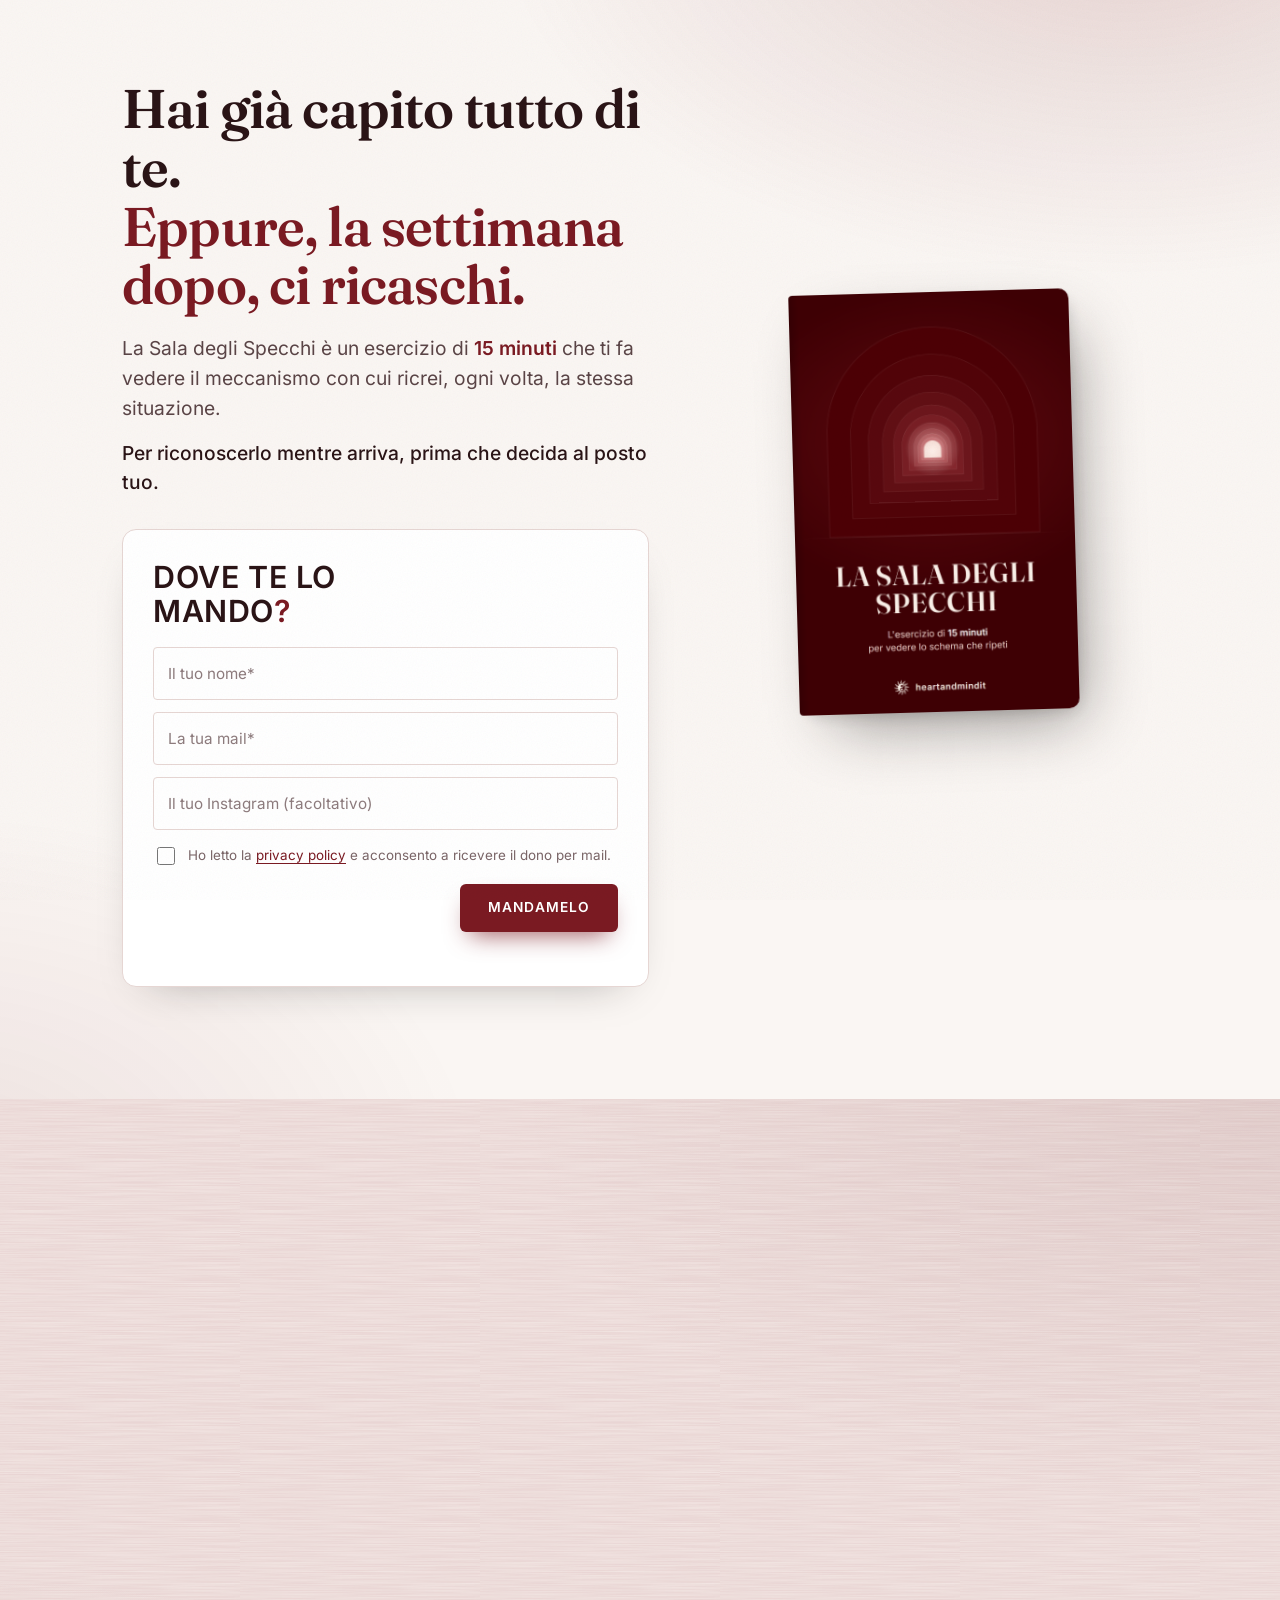
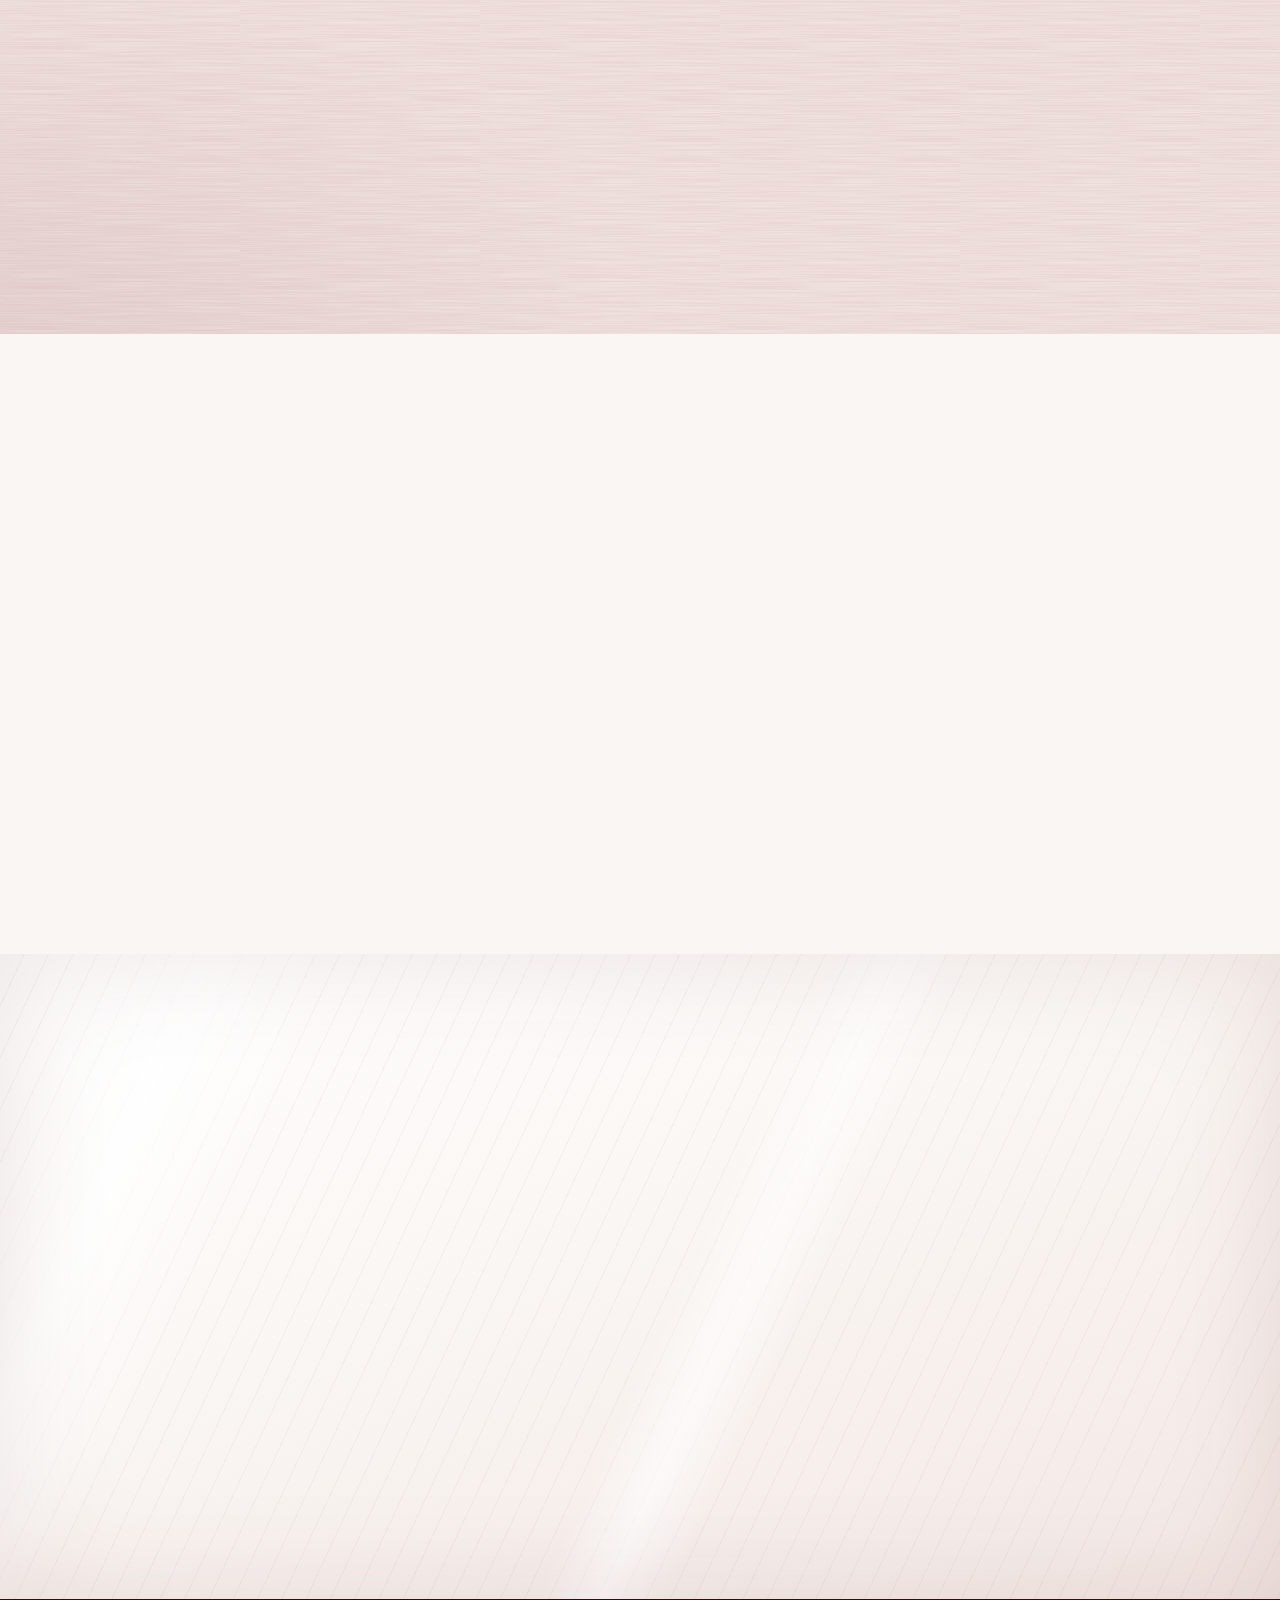
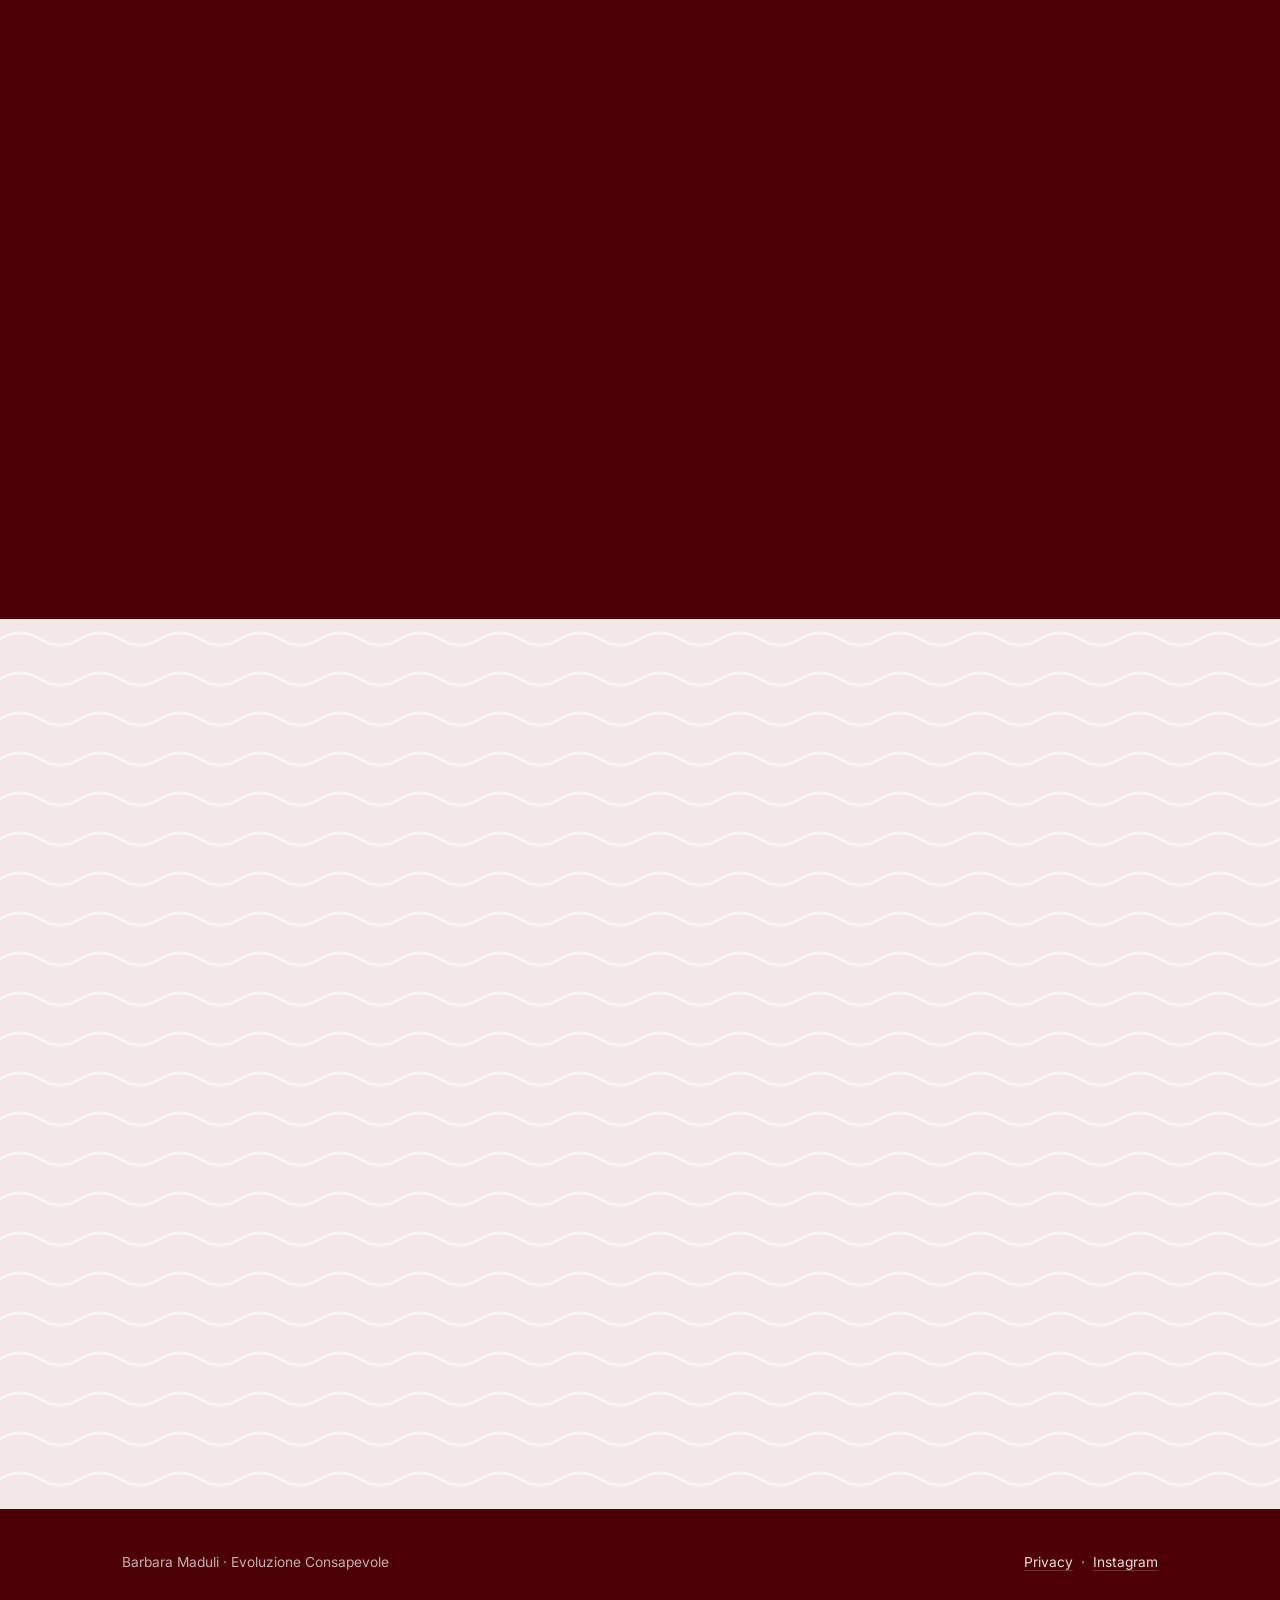
<file: index.html>
<!doctype html>
<html lang="it">
<head>
<meta charset="utf-8">
<meta name="viewport" content="width=device-width, initial-scale=1">
<title>Heart and Mind | Barbara Maduli</title>
<meta name="robots" content="noindex">
<meta http-equiv="refresh" content="0; url=/dono/">
<link rel="canonical" href="https://heartandmind.it/dono/">
</head>
<body style="margin:0;background:#F7F3EC;color:#1A1714;font:17px/1.6 Georgia,serif;padding:56px 22px">
<p><a href="/dono/" style="color:#B07D4E">Vai a La Sala degli Specchi</a></p>
</body>
</html>
</file>
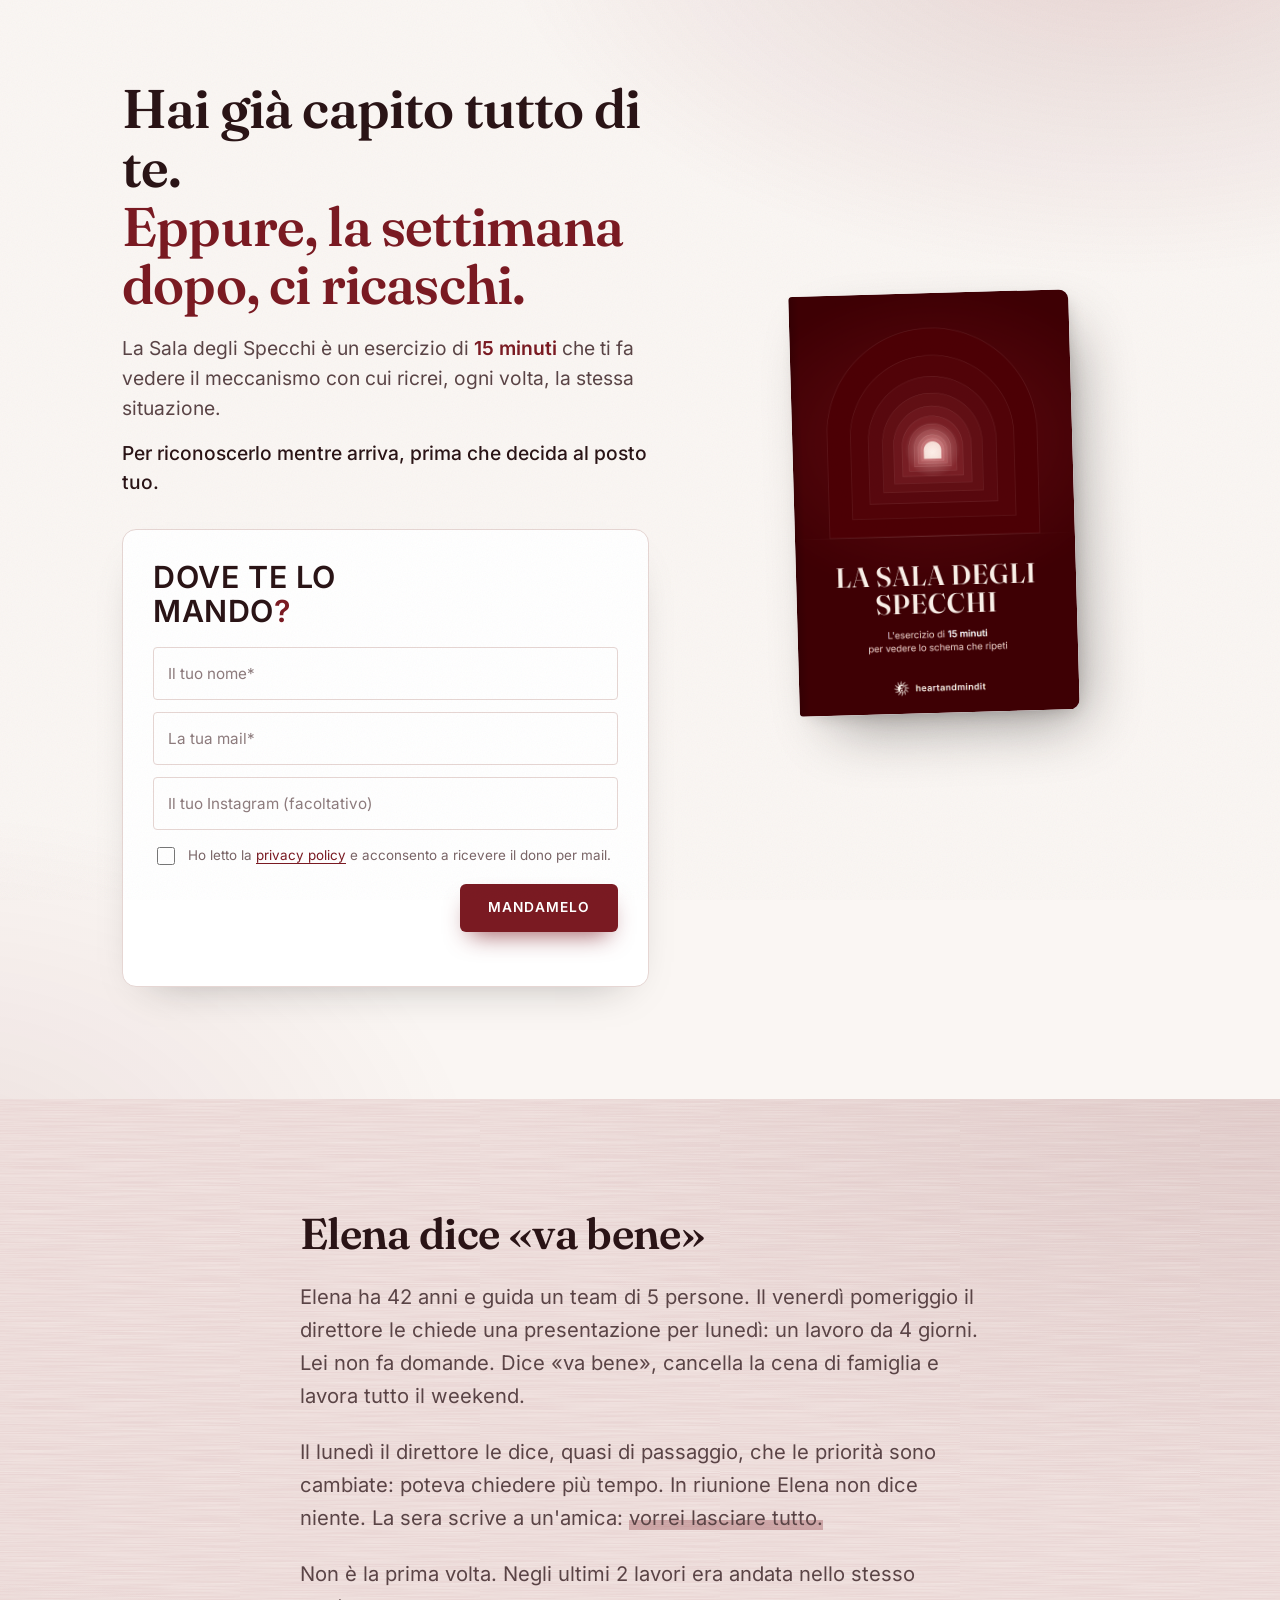
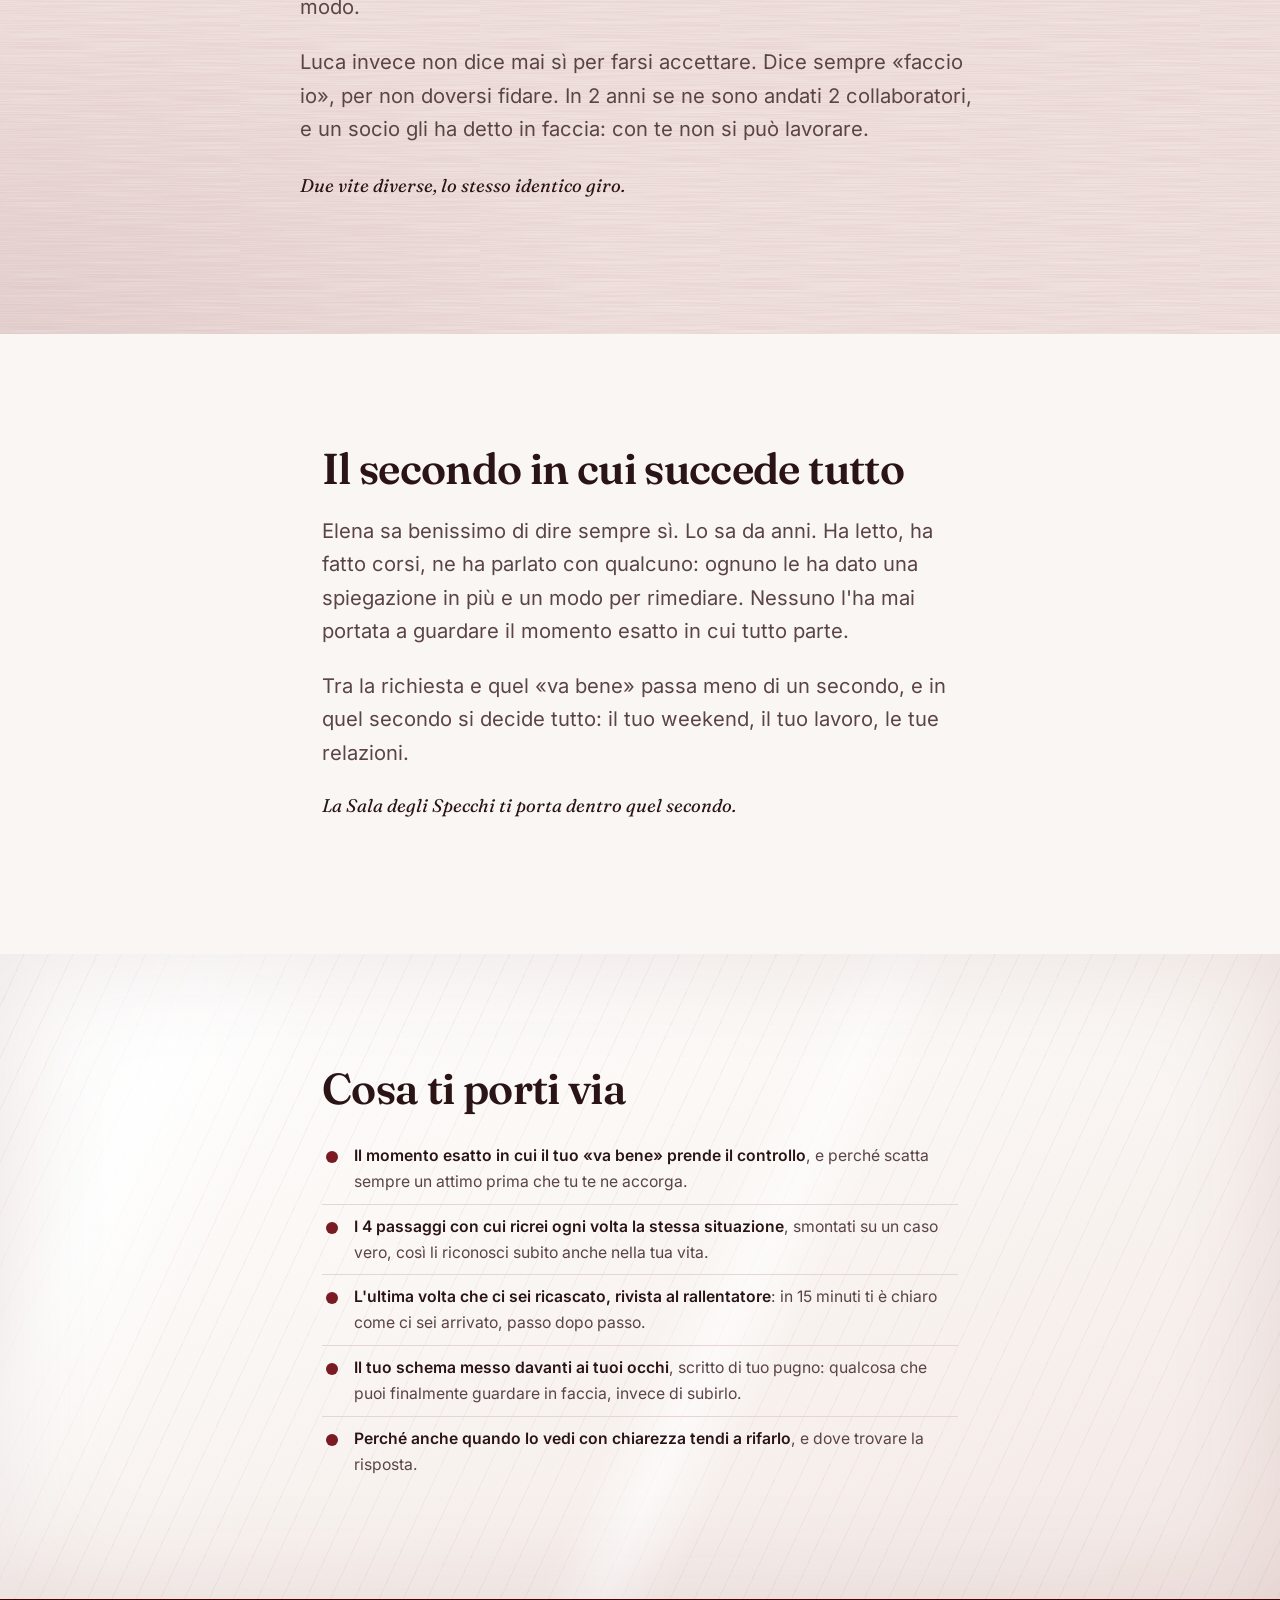
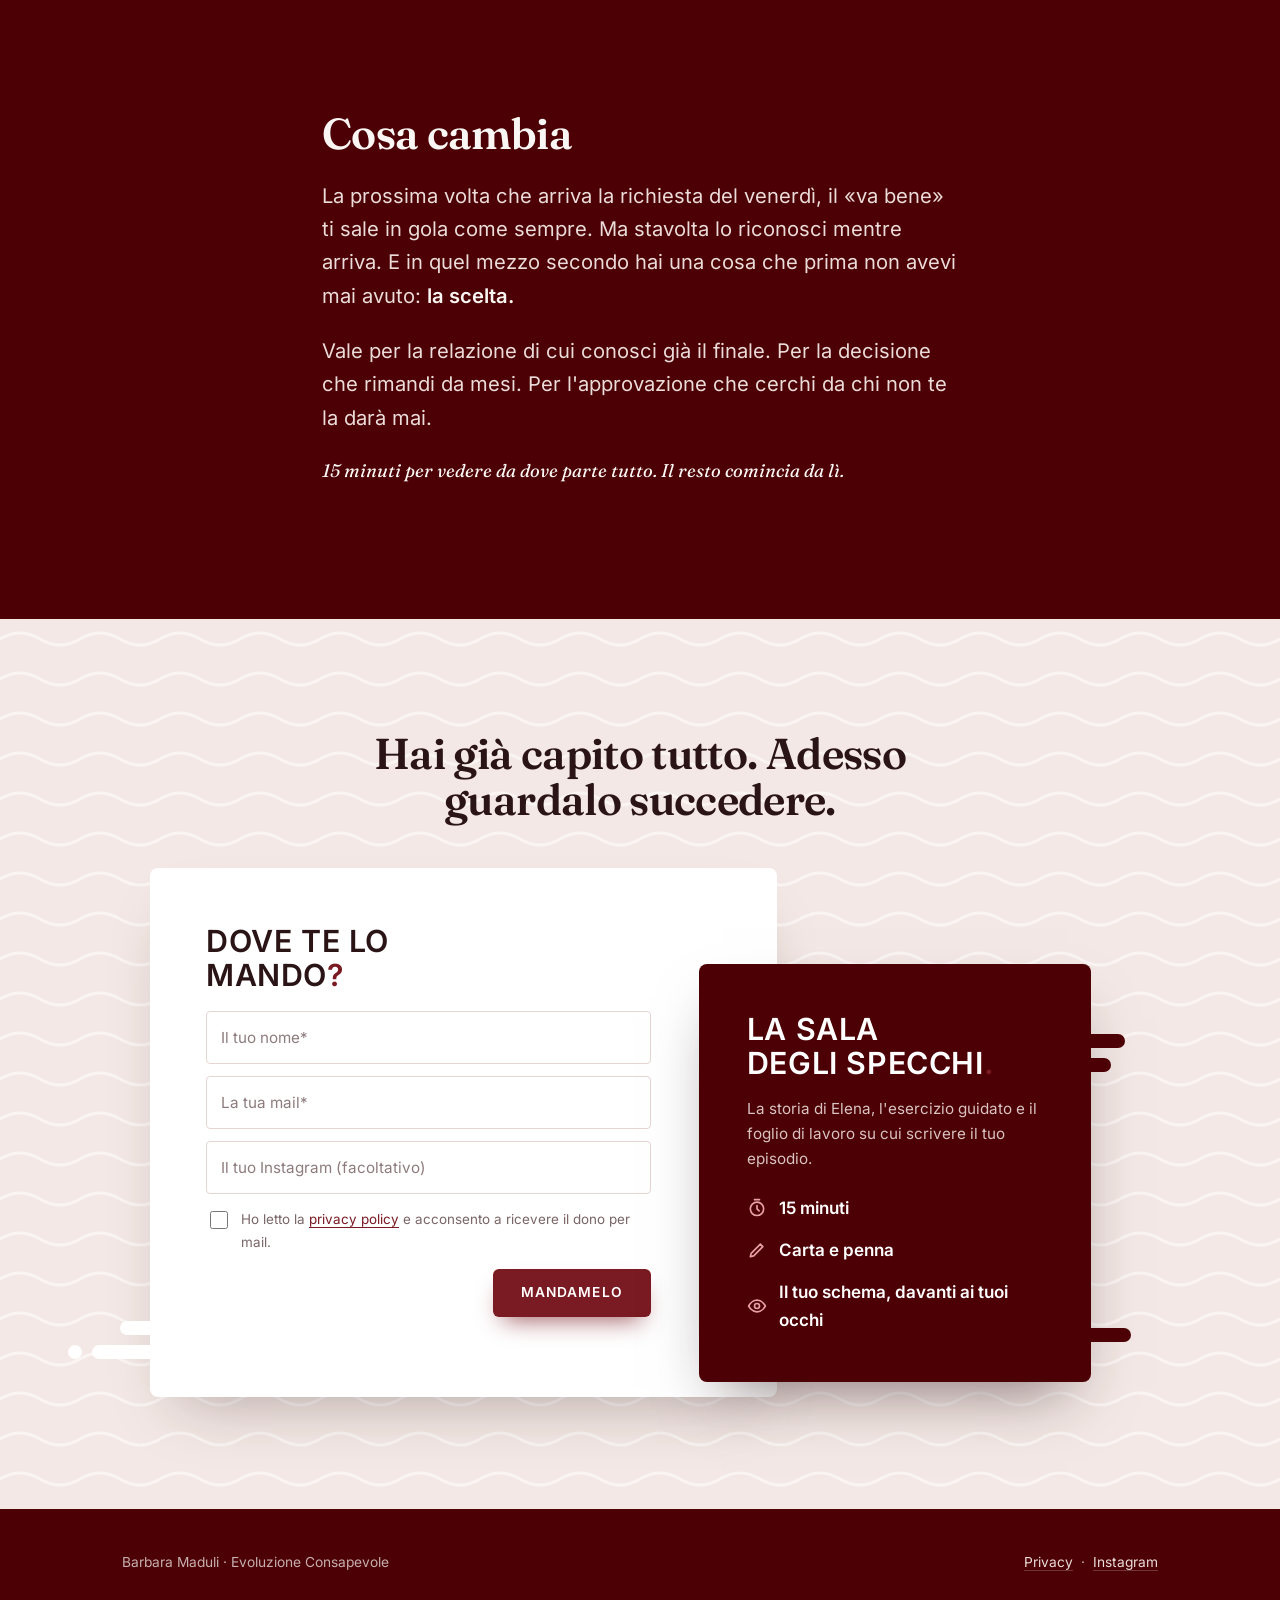
<file: dono/index.html>
<!doctype html>
<html lang="it">
<head>
<meta charset="utf-8">
<meta name="viewport" content="width=device-width, initial-scale=1">
<title>La Sala degli Specchi | Barbara Maduli</title>
<meta name="description" content="Hai già capito tutto di te. Eppure, la settimana dopo, ci ricaschi. Un esercizio di 15 minuti per vedere il meccanismo con cui ricrei ogni volta la stessa situazione.">
<meta name="robots" content="index,follow">
<meta property="og:type" content="website">
<meta property="og:title" content="La Sala degli Specchi">
<meta property="og:description" content="Hai già capito tutto di te. Eppure, la settimana dopo, ci ricaschi.">
<meta property="og:url" content="https://heartandmind.it/dono/">
<meta property="og:locale" content="it_IT">
<meta property="og:image" content="https://heartandmind.it/dono/assets/og.png">
<meta property="og:image:width" content="1200">
<meta property="og:image:height" content="630">
<meta property="og:image:alt" content="La Sala degli Specchi: l'esercizio di 15 minuti per vedere lo schema che ripeti">
<meta name="twitter:card" content="summary_large_image">
<link rel="canonical" href="https://heartandmind.it/dono/">
<link rel="icon" href="data:image/svg+xml,%3Csvg xmlns='http://www.w3.org/2000/svg' viewBox='0 0 32 32'%3E%3Crect width='32' height='32' rx='8' fill='%234c0005'/%3E%3Cpath d='M9 8h9a5 5 0 0 1 0 10H9z' fill='none' stroke='%23ffffff' stroke-width='2.4'/%3E%3Cpath d='M9 18h6l5 7' fill='none' stroke='%23ffffff' stroke-width='2.4'/%3E%3C/svg%3E">
<link href="assets/fonts.css" rel="stylesheet">
<style>
/* ============================================================
   SWAP ZONE - stessi token della landing del libro, cosi le due
   pagine restano sorelle. Si cambiano qui e basta.
   ============================================================ */
:root{
  --paper:      #FAF6F3;
  --paper-2:    #FFFFFF;
  --paper-warm: #F3E8E5;
  --ink:        #2A1416;
  --ink-soft:   #5A4446;
  --muted:      #7A6567;
  --line:       #E6D6D3;
  --accent:     #7A1A22;
  --brand:      #4C0005; /* bordeaux del logo */
  --accent-ink: #FFFFFF;

  --font-display: 'Fraunces', Georgia, serif;
  --font-body:    'Inter', system-ui, -apple-system, sans-serif;

  --radius: 14px;
  --maxw: 1080px;
  --ease: cubic-bezier(.22,1,.36,1);
}
/* Immagini da droppare in assets/ con QUESTI nomi:
   assets/cover.png -> copertina del lead magnet (verticale 2:3, ideale 1200x1800)
   assets/og.png    -> condivisione social 1200x630
   Finche mancano si vede il segnaposto tratteggiato. */

*{box-sizing:border-box}
html{-webkit-text-size-adjust:100%}
body{
  margin:0; background:var(--paper); color:var(--ink-soft);
  font-family:var(--font-body); font-size:17px; line-height:1.65;
  -webkit-font-smoothing:antialiased;
}
body::before{
  content:""; position:fixed; inset:0; pointer-events:none; z-index:9;
  opacity:.05; mix-blend-mode:multiply;
  background-image:url("data:image/svg+xml,%3Csvg xmlns='http://www.w3.org/2000/svg' width='160' height='160'%3E%3Cfilter id='n'%3E%3CfeTurbulence type='fractalNoise' baseFrequency='.8' numOctaves='3'/%3E%3C/filter%3E%3Crect width='160' height='160' filter='url(%23n)'/%3E%3C/svg%3E");
}
::selection{background:var(--accent); color:var(--accent-ink)}
img{max-width:100%; display:block}
a{color:inherit}
h1,h2,h3{font-family:var(--font-display); color:var(--ink); font-weight:600; line-height:1.08; margin:0 0 .5em; letter-spacing:-.015em}
h1{font-size:clamp(2.1rem,5vw,3.4rem)}
h1 .h1-2{color:var(--accent)}
h2{font-size:clamp(1.8rem,4vw,2.7rem)}
h3{font-size:clamp(1.15rem,2.2vw,1.4rem); line-height:1.25}
p{margin:0 0 1.1em}
strong{color:var(--ink); font-weight:600}
.wrap{max-width:var(--maxw); margin:0 auto; padding:0 22px}
.narrow{max-width:680px; margin-left:auto; margin-right:auto}
section{padding:clamp(64px,9vw,112px) 0}
.alt{background:var(--paper-warm)}
/* texture carta: fibre fini + velatura bordeaux ai bordi */
.tex{
  position:relative; isolation:isolate;
  background:
    radial-gradient(1100px 600px at 100% 0%, color-mix(in srgb, var(--brand) 7%, transparent), transparent 70%),
    radial-gradient(900px 520px at 0% 100%, color-mix(in srgb, var(--brand) 6%, transparent), transparent 70%),
    var(--paper-warm);
}
.tex::before{
  content:""; position:absolute; inset:0; z-index:-1; pointer-events:none; opacity:.55; mix-blend-mode:multiply;
  background-image:url("data:image/svg+xml,%3Csvg xmlns='http://www.w3.org/2000/svg' width='240' height='240'%3E%3Cfilter id='f'%3E%3CfeTurbulence type='fractalNoise' baseFrequency='.012 .9' numOctaves='2' seed='7'/%3E%3CfeColorMatrix values='0 0 0 0 .30 0 0 0 0 .02 0 0 0 0 .04 0 0 0 .22 0'/%3E%3C/filter%3E%3Crect width='240' height='240' filter='url(%23f)'/%3E%3C/svg%3E");
}
/* texture "specchio": riflessi diagonali morbidi, come luce su vetro */
.tex-specchio{
  position:relative; isolation:isolate; overflow:hidden;
  background:linear-gradient(160deg, #FFFFFF 0%, var(--paper) 45%, var(--paper-warm) 100%);
}
.tex-specchio::before{
  content:""; position:absolute; inset:-20%; z-index:-1; pointer-events:none;
  background:
    linear-gradient(115deg, transparent 18%, rgba(255,255,255,.85) 24%, transparent 30%),
    linear-gradient(115deg, transparent 52%, rgba(255,255,255,.6) 55%, transparent 58%),
    repeating-linear-gradient(115deg, color-mix(in srgb, var(--brand) 4%, transparent) 0 1px, transparent 1px 22px);
}
.tex-specchio::after{
  content:""; position:absolute; inset:0; z-index:-1; pointer-events:none;
  box-shadow:inset 0 0 120px color-mix(in srgb, var(--brand) 10%, transparent);
}
.dark{background:var(--brand); color:#EBDCD9}
.dark h2,.dark h3{color:var(--paper)}
.eyebrow{font-size:.76rem; font-weight:600; letter-spacing:.14em; text-transform:uppercase; color:var(--accent); margin:0 0 1.1rem}
.lead{font-size:clamp(1.08rem,2vw,1.26rem); color:var(--ink-soft)}
.kicker{font-family:var(--font-display); font-style:italic; font-size:1.15rem; color:var(--ink)}
.mark-hl{
  background:linear-gradient(transparent 62%, color-mix(in srgb, var(--accent) 28%, transparent) 62%);
  -webkit-box-decoration-break:clone; box-decoration-break:clone;
}

/* HERO */
.hero{
  position:relative; overflow:hidden; padding-top:clamp(40px,7vw,80px);
  background:
    radial-gradient(900px 520px at 88% -8%, color-mix(in srgb, var(--accent) 16%, transparent), transparent 70%),
    radial-gradient(760px 520px at -5% 108%, color-mix(in srgb, var(--accent) 10%, transparent), transparent 72%),
    var(--paper);
}
.hero-grid{display:grid; gap:clamp(34px,5vw,60px); align-items:center}
@media (min-width:900px){ .hero-grid{grid-template-columns:1.08fr .92fr} }
.hero-copy h1{margin-bottom:.35em}
.hero-sub{font-family:var(--font-body); font-size:clamp(1.05rem,1.8vw,1.2rem); color:var(--ink-soft); margin:0 0 .8em; line-height:1.55; max-width:44ch}
.hero-gain{color:var(--ink); font-weight:500; margin-bottom:1.6em}
.hl{color:var(--accent); font-weight:700}
.hero-visual{order:-1}
@media (min-width:900px){ .hero-visual{order:0; margin-top:-48px} }
.cover-stage{position:relative; display:flex; justify-content:center; padding:10px 0 24px}
.cover{
  position:relative; width:min(280px,66vw); aspect-ratio:2/3;
  border-radius:4px 10px 10px 4px;
  box-shadow:-1px 0 0 rgba(0,0,0,.08) inset, 18px 26px 60px -18px rgba(26,23,20,.45), 4px 6px 18px -8px rgba(26,23,20,.25);
  animation:float 6s ease-in-out infinite; transform:rotate(-1.6deg);
  background:var(--paper-2); overflow:hidden;
}
.cover img{width:100%; height:100%; object-fit:cover}
.cover::after{content:""; position:absolute; inset:0 auto 0 0; width:10px; background:linear-gradient(90deg, rgba(0,0,0,.16), rgba(0,0,0,0)); pointer-events:none}
@keyframes float{0%,100%{transform:translateY(0) rotate(-1.6deg)}50%{transform:translateY(-14px) rotate(-1.6deg)}}
@media (prefers-reduced-motion:reduce){ .cover{animation:none} }
.ph{
  position:absolute; inset:0; display:flex; flex-direction:column; gap:.5rem;
  align-items:center; justify-content:center; text-align:center; padding:18px;
  border:2px dashed var(--line); border-radius:inherit;
  background:linear-gradient(160deg, var(--paper-2), var(--paper-warm));
  color:var(--muted); font-size:.8rem; letter-spacing:.06em; text-transform:uppercase;
}
.ph b{display:block; font-family:var(--font-display); font-size:1.05rem; letter-spacing:0; text-transform:none; color:var(--ink)}
.ph span{font-size:.7rem; letter-spacing:.04em; text-transform:none; max-width:22ch; line-height:1.4}

/* FORM */
.form-card{
  background:var(--paper-2); border:1px solid var(--line); border-radius:var(--radius);
  padding:clamp(20px,3vw,30px); box-shadow:0 18px 44px -28px rgba(26,23,20,.4);
}
.dark .form-card{background:rgba(255,255,255,.04); border-color:rgba(255,255,255,.14)}
.sr{position:absolute; width:1px; height:1px; overflow:hidden; clip:rect(0 0 0 0); white-space:nowrap}
.form-title{font-family:var(--font-body); font-weight:800; text-transform:uppercase; letter-spacing:.02em; font-size:clamp(1.45rem,2.6vw,1.9rem); line-height:1.12; color:var(--ink); margin:0 0 1.2rem}
.form-title .q,.side-card h3 .q{color:var(--accent)}
.jsform .field{margin:0 0 12px}
.jsform .field input{border-radius:4px; background:var(--paper-2); padding:13px 14px; font-size:.95rem}
.jsform .field input::placeholder{color:var(--muted); opacity:.85}
.jsform .btn{width:auto; margin-left:auto; display:flex; text-transform:uppercase; letter-spacing:.08em; font-weight:800; font-size:.86rem; min-height:48px; padding:14px 28px; border-radius:6px; box-shadow:0 12px 24px -10px color-mix(in srgb, var(--accent) 75%, transparent)}
@media (max-width:560px){ .jsform .btn{width:100%} }
/* chiusura: card bianca + card bordeaux sovrapposta */
.waves{
  background-color:var(--paper-warm);
  background-image:url("data:image/svg+xml,%3Csvg xmlns='http://www.w3.org/2000/svg' width='160' height='40'%3E%3Cpath d='M0 20 Q20 8 40 20 T80 20 T120 20 T160 20' fill='none' stroke='%23ffffff' stroke-opacity='.55' stroke-width='3'/%3E%3C/svg%3E");
  background-size:160px 40px;
}
.final h2{max-width:20ch; margin:0 auto}
.combo{position:relative; display:flex; flex-direction:column; max-width:980px; margin:44px auto 0; text-align:left}
.form-card.big{position:relative; border:0; border-radius:8px; padding:clamp(28px,5vw,56px); box-shadow:0 30px 60px -30px rgba(42,20,22,.35)}
.side-card{position:relative; z-index:2; background:var(--brand); color:#EBDCD9; border-radius:8px; padding:clamp(28px,4vw,48px); margin:-18px 14px 0; box-shadow:0 30px 60px -24px rgba(42,20,22,.55)}
.side-card h3{font-family:var(--font-body); font-weight:800; text-transform:uppercase; letter-spacing:.02em; font-size:clamp(1.45rem,2.6vw,1.9rem); line-height:1.12; color:#FFFFFF; margin:0 0 1rem}
.side-card .q{color:#E7A1A6}
.side-card p{font-size:.95rem; color:#D9C3C1; margin:0 0 1.4rem}
.side-list{list-style:none; margin:0; padding:0; display:grid; gap:14px}
.side-list li{display:flex; align-items:center; gap:12px; font-weight:600; color:#FFFFFF}
.side-list svg{width:20px; height:20px; flex:0 0 auto; fill:none; stroke:#E7A1A6; stroke-width:2; stroke-linecap:round; stroke-linejoin:round}
.pill{position:absolute; height:14px; border-radius:99px; pointer-events:none}
.form-card.big .pill{background:#FFFFFF}
.pw1{width:60px; left:-30px; bottom:62px}
.pw2{width:84px; left:-58px; bottom:38px}
.pw3{width:14px; left:-82px; bottom:38px}
.side-card .pill{background:var(--brand)}
.pd1{width:56px; right:-34px; top:70px}
.pd2{width:44px; right:-20px; top:94px}
.pd3{width:64px; right:-40px; bottom:40px}
@media (max-width:899px){ .pill{display:none} }
@media (min-width:900px){
  .combo{flex-direction:row; align-items:flex-start}
  .form-card.big{flex:0 0 64%; padding-right:calc(8% + 48px)}
  .side-card{flex:0 0 40%; margin:96px 0 0 -8%}
}
.field{margin:0 0 12px}
.field label{display:block; font-size:.78rem; font-weight:600; letter-spacing:.04em; color:var(--muted); margin:0 0 6px}
.field label em{font-style:normal; font-weight:400; letter-spacing:0}
.field input{
  width:100%; padding:14px 15px; font:inherit; color:var(--ink);
  background:var(--paper); border:1px solid var(--line); border-radius:10px;
  transition:border-color .25s var(--ease), box-shadow .25s var(--ease);
}
.dark .field input{background:rgba(255,255,255,.06); border-color:rgba(255,255,255,.18); color:var(--paper)}
.field input:focus{outline:none; border-color:var(--accent); box-shadow:0 0 0 3px color-mix(in srgb, var(--accent) 22%, transparent)}
.hp{position:absolute; left:-9999px; width:1px; height:1px; overflow:hidden} /* trappola antispam: invisibile alle persone */
.consent{display:flex; gap:10px; align-items:flex-start; font-size:.84rem; color:var(--muted); margin:14px 0 16px}
.consent input{margin-top:3px; width:18px; height:18px; accent-color:var(--accent); flex:0 0 auto}
.consent a{color:var(--accent); text-underline-offset:3px}
.btn{
  display:inline-flex; align-items:center; justify-content:center; gap:10px;
  width:100%; min-height:54px; padding:16px 26px; border:0; cursor:pointer;
  font:600 1.02rem/1 var(--font-body); letter-spacing:.01em; text-decoration:none;
  color:var(--accent-ink); background:var(--accent); border-radius:12px;
  box-shadow:0 10px 26px -12px color-mix(in srgb, var(--accent) 70%, transparent);
  transition:transform .22s var(--ease), box-shadow .22s var(--ease), filter .22s var(--ease);
}
@media (hover:hover){ .btn:hover{transform:translateY(-2px); filter:brightness(1.06)} }
.btn:disabled{opacity:.7; cursor:wait; transform:none}
.reassure{font-size:.86rem; color:var(--muted); margin:14px 0 0; line-height:1.55}
.err{color:#A3332B; font-size:.84rem; margin:8px 0 0; min-height:1.2em}

/* stato "inviato" */
.form-done{display:none; padding:6px 2px}
.is-done .form-fields{display:none}
.is-done .form-done{display:block}
.form-done h3{margin-bottom:.35em}
.form-done .to{font-size:.95rem; color:var(--ink-soft); margin:0 0 14px}
.form-done .to b{word-break:break-all}
.spam-box{
  border:1px solid var(--accent); border-left:4px solid var(--accent); border-radius:10px;
  background:color-mix(in srgb, var(--accent) 8%, var(--paper-2));
  padding:14px 16px; font-size:.93rem; color:var(--ink);
}
.dark .spam-box{background:rgba(255,255,255,.06); color:var(--paper)}
.spam-box p{margin:0 0 .5em}
.spam-box ul{margin:0; padding-left:1.1em}
.spam-box li{margin:.15em 0}
.form-done .again{font-size:.84rem; color:var(--muted); margin:12px 0 0}
.form-done .again button{background:none; border:0; padding:0; font:inherit; color:var(--accent); text-decoration:underline; text-underline-offset:3px; cursor:pointer}

/* BLOCCHI */
.scenes{list-style:none; padding:0; margin:0; display:grid; gap:14px}
@media (min-width:720px){ .scenes{grid-template-columns:1fr 1fr} }
.scenes li{background:var(--paper-2); border:1px solid var(--line); border-left:3px solid var(--accent); border-radius:10px; padding:16px 18px; font-size:.98rem}
.steps{list-style:none; padding:0; margin:34px 0 0; display:grid; gap:18px}
@media (min-width:860px){ .steps{grid-template-columns:repeat(4,1fr)} }
.steps li{border-top:2px solid var(--accent); padding-top:14px}
.steps .n{font-family:var(--font-display); font-size:1.6rem; color:var(--accent); line-height:1; display:block; margin-bottom:8px}
.steps b{display:block; font-family:var(--font-display); font-size:1.12rem; color:var(--paper); margin-bottom:4px}
.steps i{font-style:normal; font-size:.92rem; color:#B5ACA2}
.two{display:grid; gap:20px}
@media (min-width:760px){ .two{grid-template-columns:1fr 1fr} }
.fitlist{list-style:none; margin:0; padding:0}
.fitlist li{position:relative; padding:9px 0 9px 32px; border-bottom:1px solid var(--line); font-size:.98rem}
.fitlist li:last-child{border-bottom:0}
.fitlist li::before{content:""; position:absolute; left:4px; top:17px; width:12px; height:12px; border-radius:50%; background:var(--accent)}
.fitlist.no li::before{border-color:var(--muted); background:linear-gradient(45deg, transparent 44%, var(--muted) 44%, var(--muted) 56%, transparent 56%)}
.author{display:grid; gap:28px; align-items:center}
@media (min-width:820px){ .author{grid-template-columns:230px 1fr; gap:46px} }
.sigil{
  width:170px; aspect-ratio:1; margin:0 auto; border-radius:50%;
  display:grid; place-items:center; text-align:center; padding:22px; border:1px solid var(--line);
  background:radial-gradient(circle at 30% 25%, color-mix(in srgb, var(--accent) 18%, transparent), transparent 65%), var(--paper-2);
}
.sigil span{font-family:var(--font-display); font-size:.86rem; line-height:1.3; color:var(--ink)}
.sigil b{display:block; font-size:2.6rem; color:var(--accent); line-height:1; margin-bottom:6px}
.faq{border-top:1px solid var(--line)}
.faq details{border-bottom:1px solid var(--line); padding:4px 0}
.faq summary{cursor:pointer; list-style:none; padding:18px 36px 18px 0; position:relative; font-family:var(--font-display); font-size:1.06rem; color:var(--ink)}
.faq summary::-webkit-details-marker{display:none}
.faq summary::after{content:"+"; position:absolute; right:6px; top:15px; font-size:1.5rem; color:var(--accent); transition:transform .3s var(--ease)}
.faq details[open] summary::after{transform:rotate(45deg)}
.faq .a{padding:0 0 18px; font-size:.97rem; color:var(--ink-soft)}
.final{text-align:center}

footer{background:var(--brand); color:#C7AFAF; font-size:.86rem; padding:42px 0}
footer a{color:#EBDCD9; text-decoration:none; border-bottom:1px solid rgba(255,255,255,.2)}
footer .fwrap{display:flex; flex-wrap:wrap; gap:12px 26px; justify-content:space-between; align-items:center}
.sticky{
  position:fixed; left:0; right:0; bottom:0; z-index:20; padding:10px 14px calc(10px + env(safe-area-inset-bottom));
  background:color-mix(in srgb, var(--paper) 92%, transparent); backdrop-filter:blur(10px);
  border-top:1px solid var(--line); transform:translateY(120%); transition:transform .4s var(--ease);
}
.sticky.show{transform:translateY(0)}
.sticky .btn{min-height:50px}
@media (min-width:900px){ .sticky{display:none} }
.rv{opacity:0; transform:translateY(22px); transition:opacity .7s var(--ease), transform .7s var(--ease)}
.rv.in{opacity:1; transform:none}
@media (prefers-reduced-motion:reduce){ .rv{opacity:1; transform:none; transition:none} }
</style>
</head>
<body>

<!-- Il form e definito una volta sola qui e clonato in hero e chiusura dallo script in fondo. -->
<template id="form-tpl">
  <form class="jsform" novalidate>
    <div class="form-fields">
      <div class="field">
        <label class="sr">Il tuo nome</label>
        <input name="nome" type="text" autocomplete="given-name" placeholder="Il tuo nome*" required>
      </div>
      <div class="field">
        <label class="sr">La tua mail</label>
        <input name="email" type="email" autocomplete="email" placeholder="La tua mail*" required>
      </div>
      <div class="field">
        <label class="sr">Il tuo profilo Instagram, facoltativo</label>
        <input name="instagram" type="text" autocomplete="off" placeholder="Il tuo Instagram (facoltativo)">
      </div>
      <div class="hp" aria-hidden="true">
        <label>Lascia vuoto<input name="sito" type="text" tabindex="-1" autocomplete="off"></label>
      </div>
      <label class="consent">
        <input type="checkbox" name="consenso" required>
        <span>Ho letto la <a href="privacy.html">privacy policy</a> e acconsento a ricevere il dono per mail.</span>
      </label>
      <button class="btn" type="submit">Mandamelo</button>
      <p class="err" aria-live="polite"></p>
    </div>
    <div class="form-done" aria-live="polite">
      <h3>Fatto, è partita.</h3>
      <p class="to">Ti ho appena scritto a <b class="to-mail"></b> con il link per scaricare <em>La Sala degli Specchi</em>.</p>
      <div class="spam-box">
        <p><strong>Non la vedi?</strong> Prima di riprovare, cercala bene. Le mail nuove spesso finiscono nel posto sbagliato:</p>
        <ul>
          <li>nella cartella <strong>Spam</strong> o <strong>Posta indesiderata</strong></li>
          <li>in Gmail, nelle schede <strong>Promozioni</strong>, <strong>Social</strong> o <strong>Aggiornamenti</strong></li>
          <li>cerca <strong>"Sala degli Specchi"</strong> nella barra di ricerca della posta</li>
        </ul>
        <p style="margin:.6em 0 0">Se la trovi lì, segnala "non è spam".</p>
      </div>
      <p class="again">Hai sbagliato a scrivere la mail? <button type="button" class="redo">Correggila e rimandamela</button></p>
    </div>
  </form>
</template>

<!-- ======================= HERO ======================= -->
<section class="hero">
  <div class="wrap hero-grid">
    <div class="hero-copy">
      <h1>Hai già capito tutto di te.<br><span class="h1-2">Eppure, la settimana dopo, ci ricaschi.</span></h1>
      <p class="hero-sub">La Sala degli Specchi è un esercizio di <strong class="hl">15 minuti</strong> che ti fa vedere il meccanismo con cui ricrei, ogni volta, la stessa situazione.</p>
      <p class="hero-sub hero-gain">Per riconoscerlo mentre arriva, prima che decida al posto tuo.</p>
      <div class="form-card" id="form-top">
        <h3 class="form-title">Dove te lo<br>mando<span class="q">?</span></h3>
        <div class="slot"></div>
      </div>
    </div>
    <div class="hero-visual">
      <div class="cover-stage">
        <div class="cover">
          <img src="assets/cover.png" alt="Copertina de La Sala degli Specchi" onerror="this.remove()">
        </div>
      </div>
    </div>
  </div>
</section>

<!-- ======================= ELENA E LUCA ======================= -->
<section class="alt tex">
  <div class="wrap">
    <div class="narrow rv">
      <h2>Elena dice «va bene»</h2>
      <p class="lead">Elena ha 42 anni e guida un team di 5 persone. Il venerdì pomeriggio il direttore le chiede una presentazione per lunedì: un lavoro da 4 giorni. Lei non fa domande. Dice «va bene», cancella la cena di famiglia e lavora tutto il weekend.</p>
      <p class="lead">Il lunedì il direttore le dice, quasi di passaggio, che le priorità sono cambiate: poteva chiedere più tempo. In riunione Elena non dice niente. La sera scrive a un'amica: <span class="mark-hl">vorrei lasciare tutto.</span></p>
      <p class="lead">Non è la prima volta. Negli ultimi 2 lavori era andata nello stesso modo.</p>
      <p class="lead">Luca invece non dice mai sì per farsi accettare. Dice sempre «faccio io», per non doversi fidare. In 2 anni se ne sono andati 2 collaboratori, e un socio gli ha detto in faccia: con te non si può lavorare.</p>
    </div>
    <p class="narrow kicker rv" style="margin-top:26px">Due vite diverse, lo stesso identico giro.</p>
  </div>
</section>

<!-- ======================= IL SECONDO ======================= -->
<section>
  <div class="wrap narrow rv">
    <h2>Il secondo in cui succede tutto</h2>
    <p class="lead">Elena sa benissimo di dire sempre sì. Lo sa da anni. Ha letto, ha fatto corsi, ne ha parlato con qualcuno: ognuno le ha dato una spiegazione in più e un modo per rimediare. Nessuno l'ha mai portata a guardare il momento esatto in cui tutto parte.</p>
    <p class="lead">Tra la richiesta e quel «va bene» passa meno di un secondo, e in quel secondo si decide tutto: il tuo weekend, il tuo lavoro, le tue relazioni.</p>
    <p class="kicker">La Sala degli Specchi ti porta dentro quel secondo.</p>
  </div>
</section>

<!-- ======================= COSA TI PORTI VIA ======================= -->
<section class="tex-specchio">
  <div class="wrap narrow rv">
    <h2>Cosa ti porti via</h2>
    <ul class="fitlist">
      <li><strong>Il momento esatto in cui il tuo «va bene» prende il controllo</strong>, e perché scatta sempre un attimo prima che tu te ne accorga.</li>
      <li><strong>I 4 passaggi con cui ricrei ogni volta la stessa situazione</strong>, smontati su un caso vero, così li riconosci subito anche nella tua vita.</li>
      <li><strong>L'ultima volta che ci sei ricascato, rivista al rallentatore</strong>: in 15 minuti ti è chiaro come ci sei arrivato, passo dopo passo.</li>
      <li><strong>Il tuo schema messo davanti ai tuoi occhi</strong>, scritto di tuo pugno: qualcosa che puoi finalmente guardare in faccia, invece di subirlo.</li>
      <li><strong>Perché anche quando lo vedi con chiarezza tendi a rifarlo</strong>, e dove trovare la risposta.</li>
    </ul>
  </div>
</section>

<!-- ======================= COSA CAMBIA ======================= -->
<section class="dark">
  <div class="wrap narrow rv">
    <h2>Cosa cambia</h2>
    <p class="lead" style="color:#EBDCD9">La prossima volta che arriva la richiesta del venerdì, il «va bene» ti sale in gola come sempre. Ma stavolta lo riconosci mentre arriva. E in quel mezzo secondo hai una cosa che prima non avevi mai avuto: <strong style="color:var(--paper)">la scelta.</strong></p>
    <p class="lead" style="color:#EBDCD9">Vale per la relazione di cui conosci già il finale. Per la decisione che rimandi da mesi. Per l'approvazione che cerchi da chi non te la darà mai.</p>
    <p class="kicker" style="color:var(--paper)">15 minuti per vedere da dove parte tutto. Il resto comincia da lì.</p>
  </div>
</section>

<!-- ======================= CHIUSURA ======================= -->
<section class="final waves">
  <div class="wrap">
    <div class="rv">
      <h2>Hai già capito tutto. Adesso guardalo succedere.</h2>
    </div>
    <div class="combo rv">
      <div class="form-card big" id="form-finale">
        <span class="pill pw1" aria-hidden="true"></span><span class="pill pw2" aria-hidden="true"></span><span class="pill pw3" aria-hidden="true"></span>
        <h3 class="form-title">Dove te lo<br>mando<span class="q">?</span></h3>
        <div class="slot"></div>
      </div>
      <aside class="side-card">
        <span class="pill pd1" aria-hidden="true"></span><span class="pill pd2" aria-hidden="true"></span><span class="pill pd3" aria-hidden="true"></span>
        <h3>La Sala<br>degli Specchi<span class="q">.</span></h3>
        <p>La storia di Elena, l'esercizio guidato e il foglio di lavoro su cui scrivere il tuo episodio.</p>
        <ul class="side-list">
          <li><svg viewBox="0 0 24 24" aria-hidden="true"><circle cx="12" cy="13" r="8"/><path d="M12 9v4l2.5 2.5M9 2h6"/></svg>15 minuti</li>
          <li><svg viewBox="0 0 24 24" aria-hidden="true"><path d="M4 20l4-1 11-11-3-3L5 16l-1 4z"/></svg>Carta e penna</li>
          <li><svg viewBox="0 0 24 24" aria-hidden="true"><path d="M2 12s3.6-7 10-7 10 7 10 7-3.6 7-10 7S2 12 2 12z"/><circle cx="12" cy="12" r="3"/></svg>Il tuo schema, davanti ai tuoi occhi</li>
        </ul>
      </aside>
    </div>
  </div>
</section>

<footer>
  <div class="wrap fwrap">
    <span>Barbara Maduli &middot; Evoluzione Consapevole</span>
    <span>
      <a href="privacy.html">Privacy</a> &nbsp;&middot;&nbsp;
      <a href="https://www.instagram.com/heartandmindit" rel="noopener" target="_blank">Instagram</a>
    </span>
  </div>
</footer>

<div class="sticky" id="sticky">
  <a class="btn" href="#form-finale">Mandamelo</a>
</div>

<script>
/* ---------- reveal ---------- */
(function(){
  var items = document.querySelectorAll('.rv');
  if(!('IntersectionObserver' in window)){ items.forEach(function(i){i.classList.add('in')}); return; }
  var io = new IntersectionObserver(function(entries){
    entries.forEach(function(en, i){
      if(en.isIntersecting){ var el = en.target; setTimeout(function(){ el.classList.add('in'); }, i*90); io.unobserve(el); }
    });
  }, {rootMargin:'0px 0px -12% 0px', threshold:0.12});
  items.forEach(function(i){ io.observe(i); });
})();

/* ---------- barra CTA mobile ---------- */
(function(){
  var bar = document.getElementById('sticky'), hero = document.querySelector('.hero');
  if(!bar || !hero || !('IntersectionObserver' in window)) return;
  new IntersectionObserver(function(e){ bar.classList.toggle('show', !e[0].isIntersecting); }, {threshold:0}).observe(hero);
})();

/* ---------- form ----------
   Livello 2: il form manda i dati allo script Google di Barbara (apps_script.gs).
   Lo script scrive la riga nel Foglio e manda la mail col link al PDF.
   La pagina mostra "fatto" SOLO se lo script risponde ok:true.
   Il link al PDF NON sta in questa pagina: lo conosce solo lo script.          */
(function(){
  var ENDPOINT = 'https://script.google.com/macros/s/AKfycbxohKzpqq_vEE6e54Zcn-lMceLqBvXHGG2iqM0UkCO1-WRvMnbxpVfFgyZHdyVPR3pkUw/exec'; /* web app Apps Script v1 (11/10). Vuoto = modalita prova, non manda niente. */

  var tpl = document.getElementById('form-tpl');
  document.querySelectorAll('.slot').forEach(function(slot){
    slot.replaceWith(tpl.content.cloneNode(true));
  });

  var EMAIL_RE = /^[^\s@]+@[^\s@]+\.[a-z]{2,}$/i;

  document.querySelectorAll('.jsform').forEach(function(form){
    var err  = form.querySelector('.err');
    var card = form.closest('.form-card');
    var btn  = form.querySelector('.btn');

    form.querySelector('.redo').addEventListener('click', function(){
      card.classList.remove('is-done');
      btn.disabled = false; btn.textContent = 'Mandamelo';
      form.querySelector('input[name=email]').focus();
    });

    form.addEventListener('submit', function(e){
      e.preventDefault();
      err.textContent = '';
      var nome  = form.querySelector('input[name=nome]').value.trim();
      var email = form.querySelector('input[name=email]').value.trim();
      var ig    = form.querySelector('input[name=instagram]').value.trim().replace(/^@+/, '');
      var hp    = form.querySelector('input[name=sito]').value;
      var ok    = form.querySelector('input[name=consenso]').checked;

      if(nome.length < 2){ err.textContent = 'Manca il nome.'; return; }
      if(!EMAIL_RE.test(email)){ err.textContent = 'Controlla la mail: manca qualcosa.'; return; }
      if(ig && !/^[a-z0-9._]{1,30}$/i.test(ig)){ err.textContent = 'Il profilo Instagram ha caratteri strani: scrivilo come @nome, oppure lascialo vuoto.'; return; }
      if(!ok){ err.textContent = 'Serve la spunta sulla privacy, altrimenti non posso scriverti.'; return; }

      btn.disabled = true; btn.textContent = 'Te la sto mandando...';

      var done = function(){
        form.querySelector('.to-mail').textContent = email;
        card.classList.add('is-done');
      };
      var fail = function(msg){
        btn.disabled = false; btn.textContent = 'Mandamelo';
        err.textContent = msg || 'Qualcosa non ha funzionato. Riprova tra un minuto.';
      };

      if(!ENDPOINT){ setTimeout(done, 700); return; } /* modalita prova */

      /* text/plain evita il preflight CORS: Apps Script non lo gestisce. */
      fetch(ENDPOINT, {
        method:'POST',
        headers:{'Content-Type':'text/plain;charset=utf-8'},
        body: JSON.stringify({nome:nome, email:email, instagram:ig, sito:hp, consenso:ok, pagina:location.href})
      })
      .then(function(r){ return r.json(); })
      .then(function(res){
        if(res && res.ok){ done(); }
        else if(res && res.error === 'email'){ fail('Questa mail non sembra valida. Controlla come l\'hai scritta.'); }
        else { fail(); }
      })
      .catch(function(){ fail(); });
    });
  });
})();
</script>
</body>
</html>
</file>
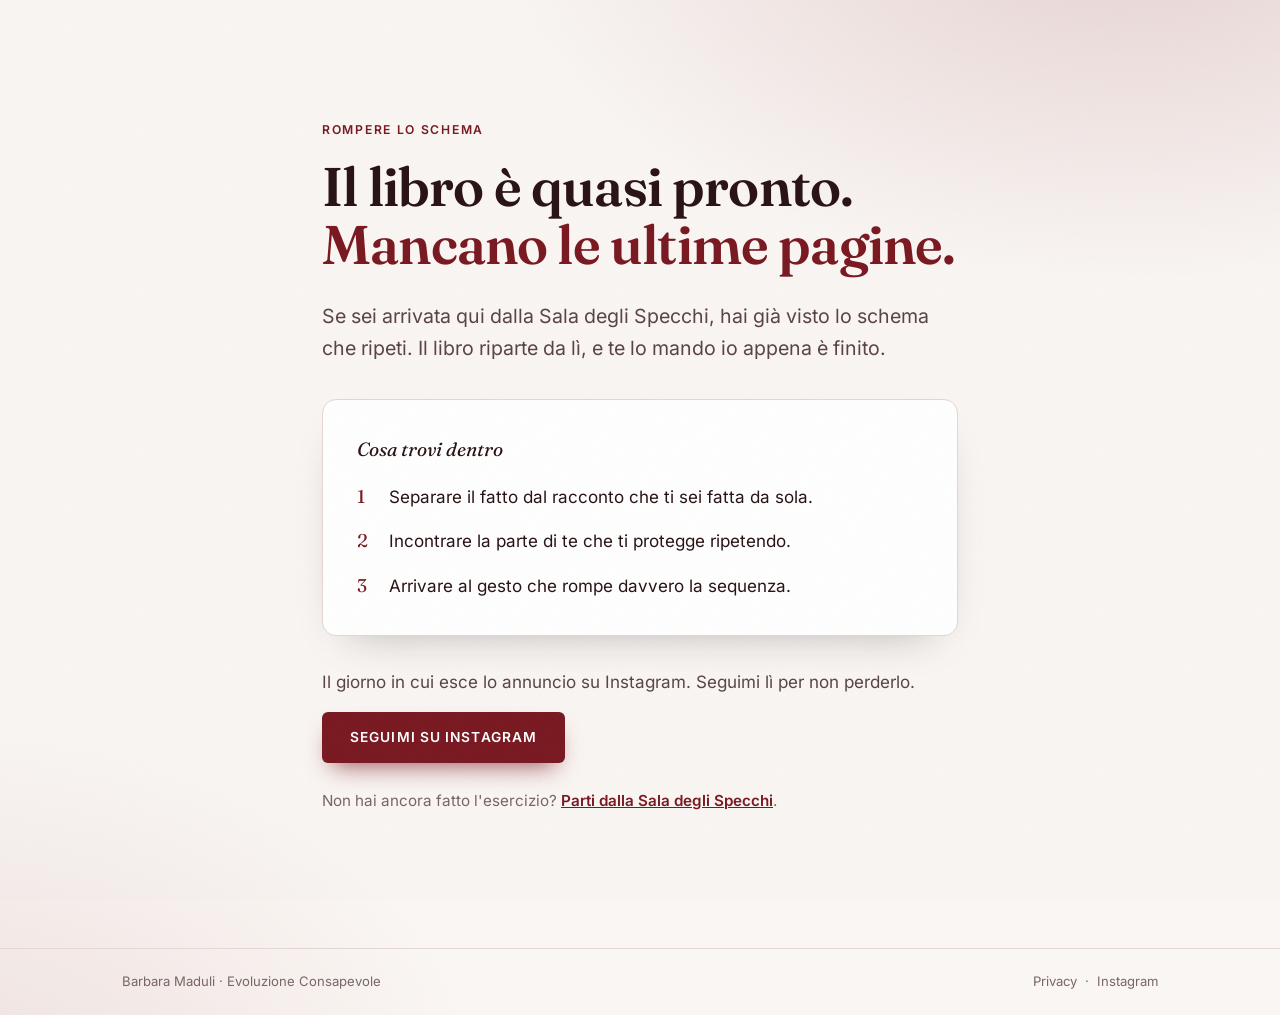
<file: libro/index.html>
<!doctype html>
<html lang="it">
<head>
<meta charset="utf-8">
<meta name="viewport" content="width=device-width, initial-scale=1">
<title>Rompere lo Schema | Barbara Maduli</title>
<meta name="description" content="Rompere lo Schema, il libro per chi ha già capito tutto di sé e ci ricasca lo stesso. Quasi pronto.">
<!-- Pagina PROVVISORIA (17/10/2026): il link sta già nel PDF della Sala degli Specchi.
     Togliere noindex quando arriva la landing vera del libro. -->
<meta name="robots" content="noindex,follow">
<meta property="og:type" content="website">
<meta property="og:title" content="Rompere lo Schema">
<meta property="og:description" content="Il libro per chi ha già capito tutto di sé e ci ricasca lo stesso. Quasi pronto.">
<meta property="og:url" content="https://heartandmind.it/libro/">
<meta property="og:locale" content="it_IT">
<meta property="og:image" content="https://heartandmind.it/dono/assets/og.png">
<link rel="canonical" href="https://heartandmind.it/libro/">
<link rel="icon" href="data:image/svg+xml,%3Csvg xmlns='http://www.w3.org/2000/svg' viewBox='0 0 32 32'%3E%3Crect width='32' height='32' rx='8' fill='%234c0005'/%3E%3Cpath d='M9 8h9a5 5 0 0 1 0 10H9z' fill='none' stroke='%23ffffff' stroke-width='2.4'/%3E%3Cpath d='M9 18h6l5 7' fill='none' stroke='%23ffffff' stroke-width='2.4'/%3E%3C/svg%3E">
<link href="../dono/assets/fonts.css" rel="stylesheet">
<style>
/* stessi token di /dono/: le pagine restano sorelle */
:root{
  --paper:      #FAF6F3;
  --paper-2:    #FFFFFF;
  --paper-warm: #F3E8E5;
  --ink:        #2A1416;
  --ink-soft:   #5A4446;
  --muted:      #7A6567;
  --line:       #E6D6D3;
  --accent:     #7A1A22;
  --brand:      #4C0005;
  --accent-ink: #FFFFFF;

  --font-display: 'Fraunces', Georgia, serif;
  --font-body:    'Inter', system-ui, -apple-system, sans-serif;

  --radius: 14px;
  --ease: cubic-bezier(.22,1,.36,1);
}
*{box-sizing:border-box}
html{-webkit-text-size-adjust:100%}
body{
  margin:0; min-height:100vh; display:flex; flex-direction:column;
  color:var(--ink-soft); font-family:var(--font-body); font-size:17px; line-height:1.65;
  -webkit-font-smoothing:antialiased;
  background:
    radial-gradient(900px 520px at 88% -8%, color-mix(in srgb, var(--accent) 16%, transparent), transparent 70%),
    radial-gradient(760px 520px at -5% 108%, color-mix(in srgb, var(--accent) 10%, transparent), transparent 72%),
    var(--paper);
}
body::before{
  content:""; position:fixed; inset:0; pointer-events:none; z-index:9;
  opacity:.05; mix-blend-mode:multiply;
  background-image:url("data:image/svg+xml,%3Csvg xmlns='http://www.w3.org/2000/svg' width='160' height='160'%3E%3Cfilter id='n'%3E%3CfeTurbulence type='fractalNoise' baseFrequency='.8' numOctaves='3'/%3E%3C/filter%3E%3Crect width='160' height='160' filter='url(%23n)'/%3E%3C/svg%3E");
}
::selection{background:var(--accent); color:var(--accent-ink)}
a{color:inherit}
main{flex:1; display:flex; align-items:center; padding:clamp(56px,10vw,120px) 0}
.wrap{width:100%; max-width:680px; margin:0 auto; padding:0 22px}
.eyebrow{font-size:.76rem; font-weight:600; letter-spacing:.14em; text-transform:uppercase; color:var(--accent); margin:0 0 1.1rem}
h1{font-family:var(--font-display); color:var(--ink); font-weight:600; line-height:1.08; letter-spacing:-.015em; font-size:clamp(2.1rem,5.4vw,3.4rem); margin:0 0 .45em}
h1 .h1-2{color:var(--accent)}
.lead{font-size:clamp(1.08rem,2vw,1.22rem); margin:0 0 1.8em}
.card{
  background:var(--paper-2); border:1px solid var(--line); border-radius:var(--radius);
  padding:clamp(22px,4vw,34px); box-shadow:0 18px 44px -28px rgba(26,23,20,.4); margin:0 0 2rem;
}
.card h2{font-family:var(--font-display); font-style:italic; font-weight:400; color:var(--ink); font-size:1.2rem; margin:0 0 1rem}
.card ol{margin:0; padding:0; list-style:none; counter-reset:n; display:grid; gap:14px}
.card li{counter-increment:n; display:grid; grid-template-columns:2rem 1fr; align-items:baseline; color:var(--ink)}
.card li::before{content:counter(n); font-family:var(--font-display); color:var(--accent); font-size:1.15rem}
.next p{margin:0 0 1rem}
.btn{
  display:inline-flex; align-items:center; justify-content:center; min-height:48px; padding:14px 28px;
  background:var(--accent); color:var(--accent-ink); text-decoration:none; border-radius:6px;
  text-transform:uppercase; letter-spacing:.08em; font-weight:800; font-size:.86rem;
  box-shadow:0 12px 24px -10px color-mix(in srgb, var(--accent) 75%, transparent);
  transition:transform .3s var(--ease), background .3s var(--ease);
}
.btn:hover{background:var(--brand); transform:translateY(-2px)}
.btn:focus-visible{outline:2px solid var(--ink); outline-offset:3px}
@media (max-width:560px){ .btn{width:100%} }
.aside{font-size:.95rem; color:var(--muted); margin-top:1.6rem}
.aside a{color:var(--accent); font-weight:600}
footer{border-top:1px solid var(--line); padding:22px 0; font-size:.82rem; color:var(--muted)}
.fwrap{max-width:1080px; display:flex; flex-wrap:wrap; gap:8px 20px; justify-content:space-between}
footer a{text-decoration:none}
footer a:hover{color:var(--accent)}
</style>
</head>
<body>

<main>
  <div class="wrap">
    <p class="eyebrow">Rompere lo Schema</p>
    <h1>Il libro è quasi pronto.<br><span class="h1-2">Mancano le ultime pagine.</span></h1>
    <p class="lead">Se sei arrivata qui dalla Sala degli Specchi, hai già visto lo schema che ripeti. Il libro riparte da lì, e te lo mando io appena è finito.</p>

    <div class="card">
      <h2>Cosa trovi dentro</h2>
      <ol>
        <li>Separare il fatto dal racconto che ti sei fatta da sola.</li>
        <li>Incontrare la parte di te che ti protegge ripetendo.</li>
        <li>Arrivare al gesto che rompe davvero la sequenza.</li>
      </ol>
    </div>

    <div class="next">
      <p>Il giorno in cui esce lo annuncio su Instagram. Seguimi lì per non perderlo.</p>
      <a class="btn" href="https://www.instagram.com/heartandmindit" rel="noopener" target="_blank">Seguimi su Instagram</a>
    </div>

    <p class="aside">Non hai ancora fatto l'esercizio? <a href="/dono/">Parti dalla Sala degli Specchi</a>.</p>
  </div>
</main>

<footer>
  <div class="wrap fwrap">
    <span>Barbara Maduli &middot; Evoluzione Consapevole</span>
    <span>
      <a href="/dono/privacy.html">Privacy</a> &nbsp;&middot;&nbsp;
      <a href="https://www.instagram.com/heartandmindit" rel="noopener" target="_blank">Instagram</a>
    </span>
  </div>
</footer>

</body>
</html>
</file>
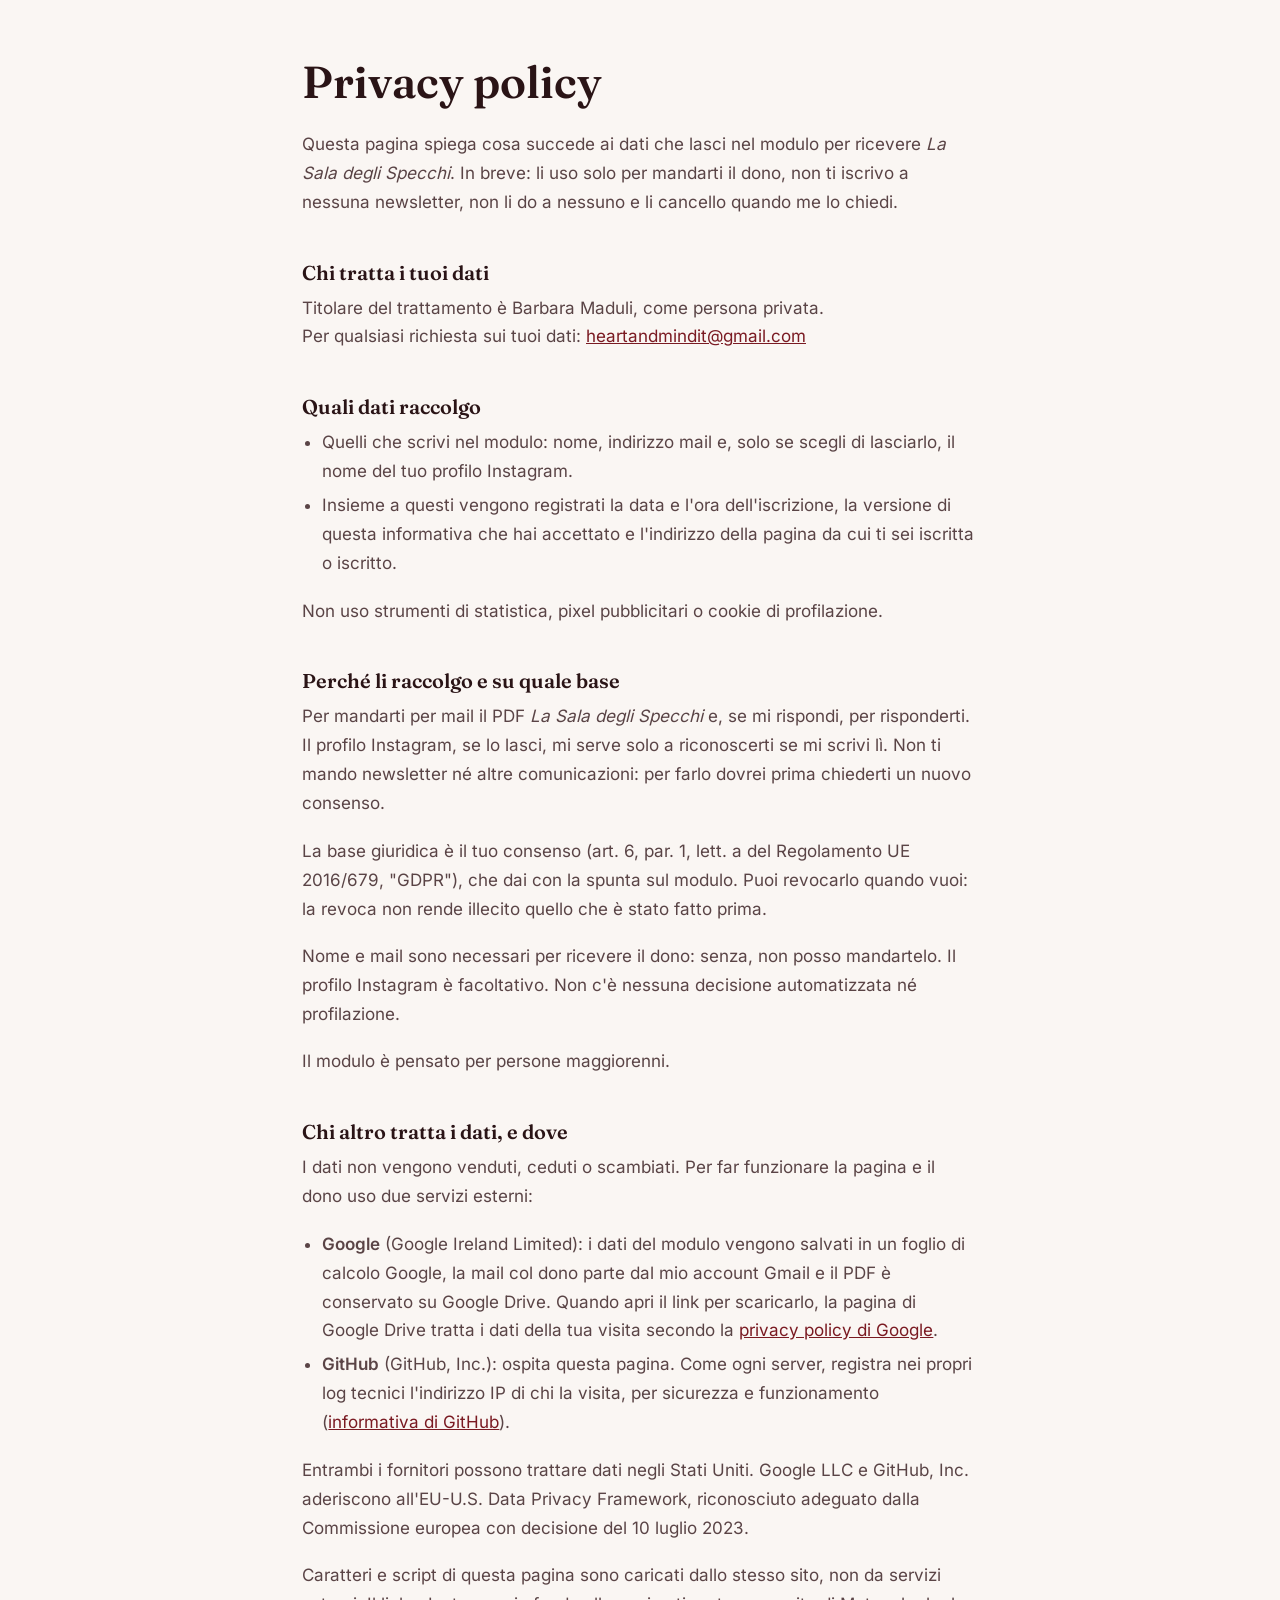
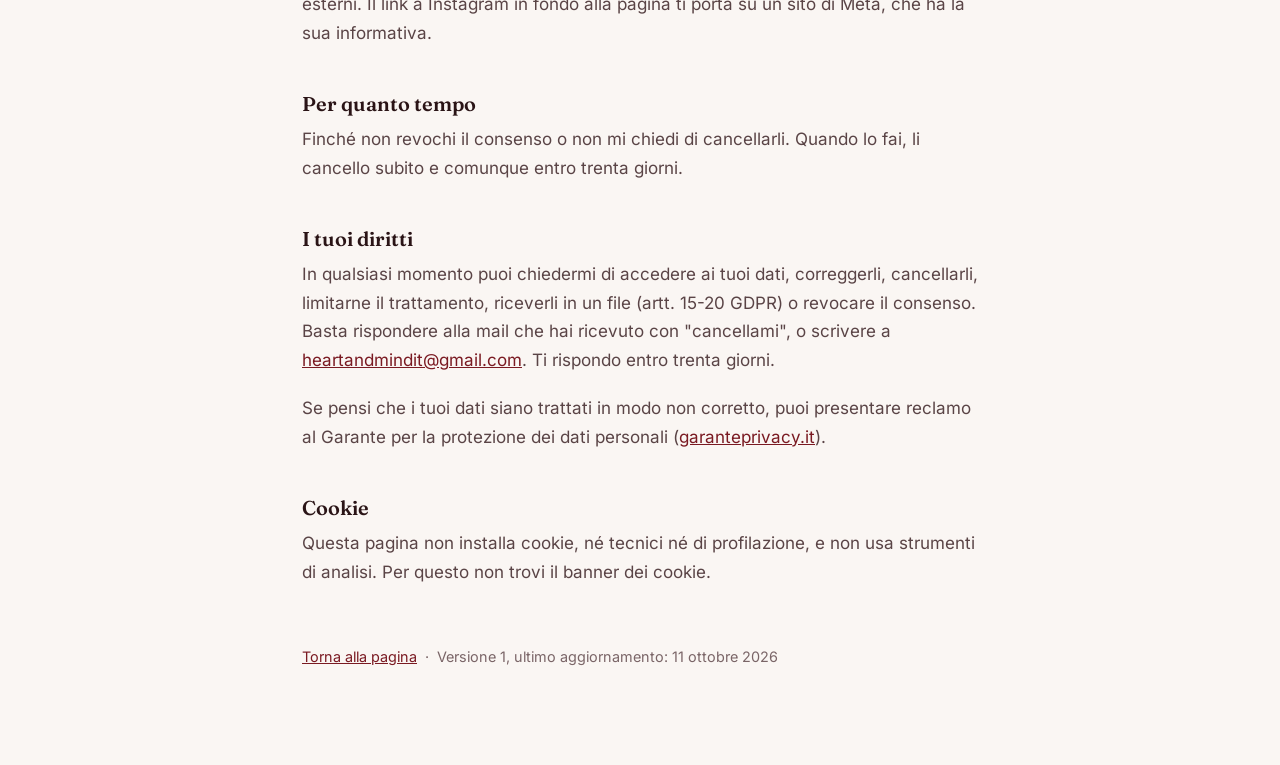
<file: dono/privacy.html>
<!doctype html>
<html lang="it">
<head>
<meta charset="utf-8">
<meta name="viewport" content="width=device-width, initial-scale=1">
<title>Privacy policy | La Sala degli Specchi</title>
<meta name="robots" content="noindex">
<link href="assets/fonts.css" rel="stylesheet">
<style>
:root{--paper:#FAF6F3;--ink:#2A1416;--ink-soft:#5A4446;--muted:#7A6567;--line:#E6D6D3;--accent:#7A1A22}
*{box-sizing:border-box}
body{margin:0;background:var(--paper);color:var(--ink-soft);font:400 17px/1.7 'Inter',system-ui,sans-serif}
.wrap{max-width:720px;margin:0 auto;padding:56px 22px 80px}
h1,h2{font-family:'Fraunces',Georgia,serif;color:var(--ink);line-height:1.15;margin:0 0 .5em}
h1{font-size:clamp(2rem,5vw,2.8rem)}
h2{font-size:1.25rem;margin-top:2.2em}
p{margin:0 0 1.1em}
ul{margin:0 0 1.1em;padding-left:1.2em}
li{margin:.3em 0}
a{color:var(--accent)}
.back{display:inline-block;margin-top:40px;font-size:.9rem;color:var(--muted)}
</style>
</head>
<body>
<div class="wrap">

<h1>Privacy policy</h1>
<p>Questa pagina spiega cosa succede ai dati che lasci nel modulo per ricevere <em>La Sala degli Specchi</em>. In breve: li uso solo per mandarti il dono, non ti iscrivo a nessuna newsletter, non li do a nessuno e li cancello quando me lo chiedi.</p>

<h2>Chi tratta i tuoi dati</h2>
<p>Titolare del trattamento è Barbara Maduli, come persona privata.<br>Per qualsiasi richiesta sui tuoi dati: <a href="mailto:heartandmindit@gmail.com">heartandmindit@gmail.com</a></p>

<h2>Quali dati raccolgo</h2>
<ul>
  <li>Quelli che scrivi nel modulo: nome, indirizzo mail e, solo se scegli di lasciarlo, il nome del tuo profilo Instagram.</li>
  <li>Insieme a questi vengono registrati la data e l'ora dell'iscrizione, la versione di questa informativa che hai accettato e l'indirizzo della pagina da cui ti sei iscritta o iscritto.</li>
</ul>
<p>Non uso strumenti di statistica, pixel pubblicitari o cookie di profilazione.</p>

<h2>Perché li raccolgo e su quale base</h2>
<p>Per mandarti per mail il PDF <em>La Sala degli Specchi</em> e, se mi rispondi, per risponderti. Il profilo Instagram, se lo lasci, mi serve solo a riconoscerti se mi scrivi lì. Non ti mando newsletter né altre comunicazioni: per farlo dovrei prima chiederti un nuovo consenso.</p>
<p>La base giuridica è il tuo consenso (art. 6, par. 1, lett. a del Regolamento UE 2016/679, "GDPR"), che dai con la spunta sul modulo. Puoi revocarlo quando vuoi: la revoca non rende illecito quello che è stato fatto prima.</p>
<p>Nome e mail sono necessari per ricevere il dono: senza, non posso mandartelo. Il profilo Instagram è facoltativo. Non c'è nessuna decisione automatizzata né profilazione.</p>
<p>Il modulo è pensato per persone maggiorenni.</p>

<h2>Chi altro tratta i dati, e dove</h2>
<p>I dati non vengono venduti, ceduti o scambiati. Per far funzionare la pagina e il dono uso due servizi esterni:</p>
<ul>
  <li><strong>Google</strong> (Google Ireland Limited): i dati del modulo vengono salvati in un foglio di calcolo Google, la mail col dono parte dal mio account Gmail e il PDF è conservato su Google Drive. Quando apri il link per scaricarlo, la pagina di Google Drive tratta i dati della tua visita secondo la <a href="https://policies.google.com/privacy?hl=it" rel="noopener" target="_blank">privacy policy di Google</a>.</li>
  <li><strong>GitHub</strong> (GitHub, Inc.): ospita questa pagina. Come ogni server, registra nei propri log tecnici l'indirizzo IP di chi la visita, per sicurezza e funzionamento (<a href="https://docs.github.com/it/site-policy/privacy-policies/github-general-privacy-statement" rel="noopener" target="_blank">informativa di GitHub</a>).</li>
</ul>
<p>Entrambi i fornitori possono trattare dati negli Stati Uniti. Google LLC e GitHub, Inc. aderiscono all'EU-U.S. Data Privacy Framework, riconosciuto adeguato dalla Commissione europea con decisione del 10 luglio 2023.</p>
<p>Caratteri e script di questa pagina sono caricati dallo stesso sito, non da servizi esterni. Il link a Instagram in fondo alla pagina ti porta su un sito di Meta, che ha la sua informativa.</p>

<h2>Per quanto tempo</h2>
<p>Finché non revochi il consenso o non mi chiedi di cancellarli. Quando lo fai, li cancello subito e comunque entro trenta giorni.</p>

<h2>I tuoi diritti</h2>
<p>In qualsiasi momento puoi chiedermi di accedere ai tuoi dati, correggerli, cancellarli, limitarne il trattamento, riceverli in un file (artt. 15-20 GDPR) o revocare il consenso. Basta rispondere alla mail che hai ricevuto con "cancellami", o scrivere a <a href="mailto:heartandmindit@gmail.com">heartandmindit@gmail.com</a>. Ti rispondo entro trenta giorni.</p>
<p>Se pensi che i tuoi dati siano trattati in modo non corretto, puoi presentare reclamo al Garante per la protezione dei dati personali (<a href="https://www.garanteprivacy.it" rel="noopener" target="_blank">garanteprivacy.it</a>).</p>

<h2>Cookie</h2>
<p>Questa pagina non installa cookie, né tecnici né di profilazione, e non usa strumenti di analisi. Per questo non trovi il banner dei cookie.</p>

<p class="back"><a href="index.html">Torna alla pagina</a> &nbsp;&middot;&nbsp; Versione 1, ultimo aggiornamento: 11 ottobre 2026</p>
</div>
</body>
</html>
</file>
<file: dono/assets/fonts.css>
/* latin-ext */
@font-face {
  font-family: 'Fraunces';
  font-style: italic;
  font-weight: 400;
  font-display: swap;
  src: url(fonts/fraunces-italic-latin-ext.woff2) format('woff2');
  unicode-range: U+0100-02BA, U+02BD-02C5, U+02C7-02CC, U+02CE-02D7, U+02DD-02FF, U+0304, U+0308, U+0329, U+1D00-1DBF, U+1E00-1E9F, U+1EF2-1EFF, U+2020, U+20A0-20AB, U+20AD-20C4, U+2113, U+2C60-2C7F, U+A720-A7FF;
}
/* latin */
@font-face {
  font-family: 'Fraunces';
  font-style: italic;
  font-weight: 400;
  font-display: swap;
  src: url(fonts/fraunces-italic-latin.woff2) format('woff2');
  unicode-range: U+0000-00FF, U+0131, U+0152-0153, U+02BB-02BC, U+02C6, U+02DA, U+02DC, U+0304, U+0308, U+0329, U+2000-206F, U+20AC, U+2122, U+2191, U+2193, U+2212, U+2215, U+FEFF, U+FFFD;
}
/* latin-ext */
@font-face {
  font-family: 'Fraunces';
  font-style: normal;
  font-weight: 400;
  font-display: swap;
  src: url(fonts/fraunces-normal-latin-ext.woff2) format('woff2');
  unicode-range: U+0100-02BA, U+02BD-02C5, U+02C7-02CC, U+02CE-02D7, U+02DD-02FF, U+0304, U+0308, U+0329, U+1D00-1DBF, U+1E00-1E9F, U+1EF2-1EFF, U+2020, U+20A0-20AB, U+20AD-20C4, U+2113, U+2C60-2C7F, U+A720-A7FF;
}
/* latin */
@font-face {
  font-family: 'Fraunces';
  font-style: normal;
  font-weight: 400;
  font-display: swap;
  src: url(fonts/fraunces-normal-latin.woff2) format('woff2');
  unicode-range: U+0000-00FF, U+0131, U+0152-0153, U+02BB-02BC, U+02C6, U+02DA, U+02DC, U+0304, U+0308, U+0329, U+2000-206F, U+20AC, U+2122, U+2191, U+2193, U+2212, U+2215, U+FEFF, U+FFFD;
}
/* latin-ext */
@font-face {
  font-family: 'Fraunces';
  font-style: normal;
  font-weight: 600;
  font-display: swap;
  src: url(fonts/fraunces-normal-latin-ext.woff2) format('woff2');
  unicode-range: U+0100-02BA, U+02BD-02C5, U+02C7-02CC, U+02CE-02D7, U+02DD-02FF, U+0304, U+0308, U+0329, U+1D00-1DBF, U+1E00-1E9F, U+1EF2-1EFF, U+2020, U+20A0-20AB, U+20AD-20C4, U+2113, U+2C60-2C7F, U+A720-A7FF;
}
/* latin */
@font-face {
  font-family: 'Fraunces';
  font-style: normal;
  font-weight: 600;
  font-display: swap;
  src: url(fonts/fraunces-normal-latin.woff2) format('woff2');
  unicode-range: U+0000-00FF, U+0131, U+0152-0153, U+02BB-02BC, U+02C6, U+02DA, U+02DC, U+0304, U+0308, U+0329, U+2000-206F, U+20AC, U+2122, U+2191, U+2193, U+2212, U+2215, U+FEFF, U+FFFD;
}
/* latin-ext */
@font-face {
  font-family: 'Inter';
  font-style: normal;
  font-weight: 400;
  font-display: swap;
  src: url(fonts/inter-normal-latin-ext.woff2) format('woff2');
  unicode-range: U+0100-02BA, U+02BD-02C5, U+02C7-02CC, U+02CE-02D7, U+02DD-02FF, U+0304, U+0308, U+0329, U+1D00-1DBF, U+1E00-1E9F, U+1EF2-1EFF, U+2020, U+20A0-20AB, U+20AD-20C4, U+2113, U+2C60-2C7F, U+A720-A7FF;
}
/* latin */
@font-face {
  font-family: 'Inter';
  font-style: normal;
  font-weight: 400;
  font-display: swap;
  src: url(fonts/inter-normal-latin.woff2) format('woff2');
  unicode-range: U+0000-00FF, U+0131, U+0152-0153, U+02BB-02BC, U+02C6, U+02DA, U+02DC, U+0304, U+0308, U+0329, U+2000-206F, U+20AC, U+2122, U+2191, U+2193, U+2212, U+2215, U+FEFF, U+FFFD;
}
/* latin-ext */
@font-face {
  font-family: 'Inter';
  font-style: normal;
  font-weight: 500;
  font-display: swap;
  src: url(fonts/inter-normal-latin-ext.woff2) format('woff2');
  unicode-range: U+0100-02BA, U+02BD-02C5, U+02C7-02CC, U+02CE-02D7, U+02DD-02FF, U+0304, U+0308, U+0329, U+1D00-1DBF, U+1E00-1E9F, U+1EF2-1EFF, U+2020, U+20A0-20AB, U+20AD-20C4, U+2113, U+2C60-2C7F, U+A720-A7FF;
}
/* latin */
@font-face {
  font-family: 'Inter';
  font-style: normal;
  font-weight: 500;
  font-display: swap;
  src: url(fonts/inter-normal-latin.woff2) format('woff2');
  unicode-range: U+0000-00FF, U+0131, U+0152-0153, U+02BB-02BC, U+02C6, U+02DA, U+02DC, U+0304, U+0308, U+0329, U+2000-206F, U+20AC, U+2122, U+2191, U+2193, U+2212, U+2215, U+FEFF, U+FFFD;
}
/* latin-ext */
@font-face {
  font-family: 'Inter';
  font-style: normal;
  font-weight: 600;
  font-display: swap;
  src: url(fonts/inter-normal-latin-ext.woff2) format('woff2');
  unicode-range: U+0100-02BA, U+02BD-02C5, U+02C7-02CC, U+02CE-02D7, U+02DD-02FF, U+0304, U+0308, U+0329, U+1D00-1DBF, U+1E00-1E9F, U+1EF2-1EFF, U+2020, U+20A0-20AB, U+20AD-20C4, U+2113, U+2C60-2C7F, U+A720-A7FF;
}
/* latin */
@font-face {
  font-family: 'Inter';
  font-style: normal;
  font-weight: 600;
  font-display: swap;
  src: url(fonts/inter-normal-latin.woff2) format('woff2');
  unicode-range: U+0000-00FF, U+0131, U+0152-0153, U+02BB-02BC, U+02C6, U+02DA, U+02DC, U+0304, U+0308, U+0329, U+2000-206F, U+20AC, U+2122, U+2191, U+2193, U+2212, U+2215, U+FEFF, U+FFFD;
}
</file>
